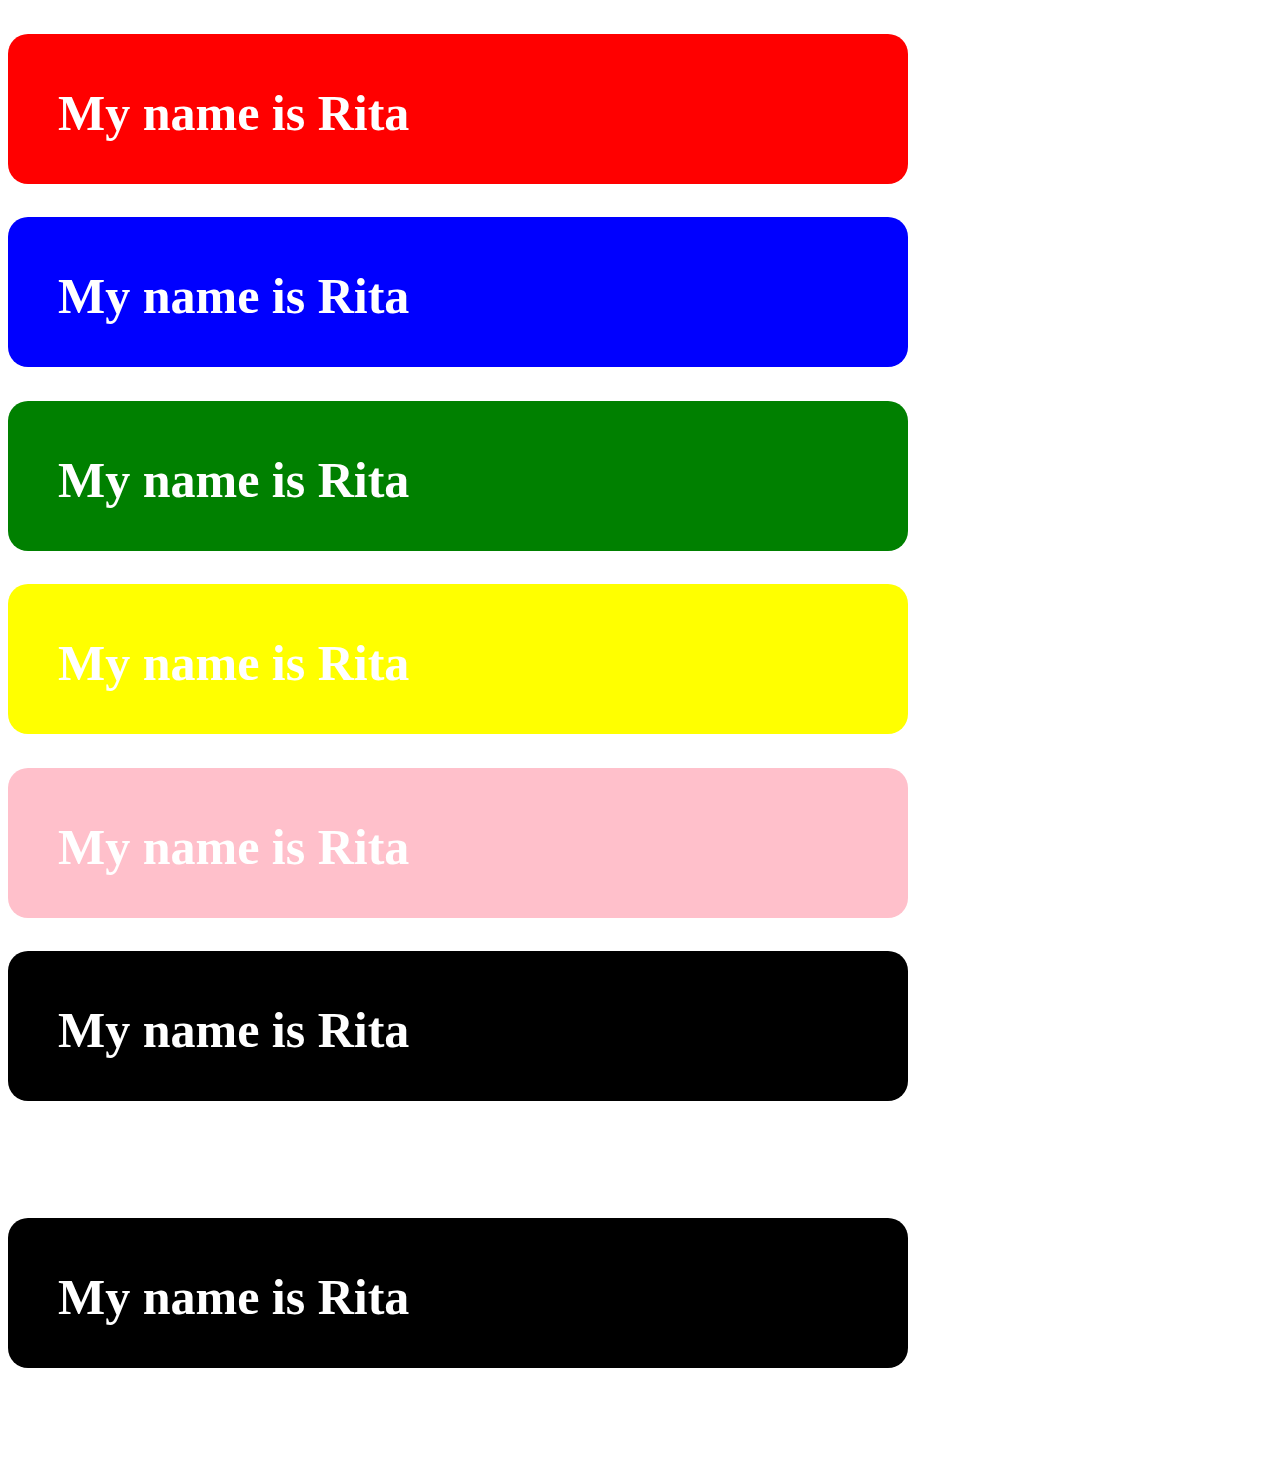
<file: Rita/index.html>
<!DOCTYPE html>
<html lang="en">
  <head>
    <meta charset="UTF-8" />
    <meta name="viewport" content="width=device-width, initial-scale=1.0" />
    <title>Rita's page</title>
    <style>
      .h {
        height: 50px;
        width: 800px;
        background-color: black;
        color: white;
        padding: 50px;
        border-radius: 20px;
        font-size: 50px;
      }
      #id1 {
        background-color: red;
      }
      #id2 {
        background-color: blue;
      }
      #id3 {
        background-color: green;
      }
      #id4 {
        background-color: yellow;
      }
      #id5 {
        background-color: pink;
      }
    </style>
  </head>
  <body>
    <h1 class="h" id="id1">My name is Rita</h1>
    <h1 class="h" id="id2">My name is Rita</h1>
    <h1 class="h" id="id3">My name is Rita</h1>
    <h1 class="h" id="id4">My name is Rita</h1>
    <h1 class="h" id="id5">My name is Rita</h1>
    <h1 class="h" id="id6">My name is Rita</h1>
    <h6 class="h" id="id7">My name is Rita</h6>
  </body>
</html>
</file>
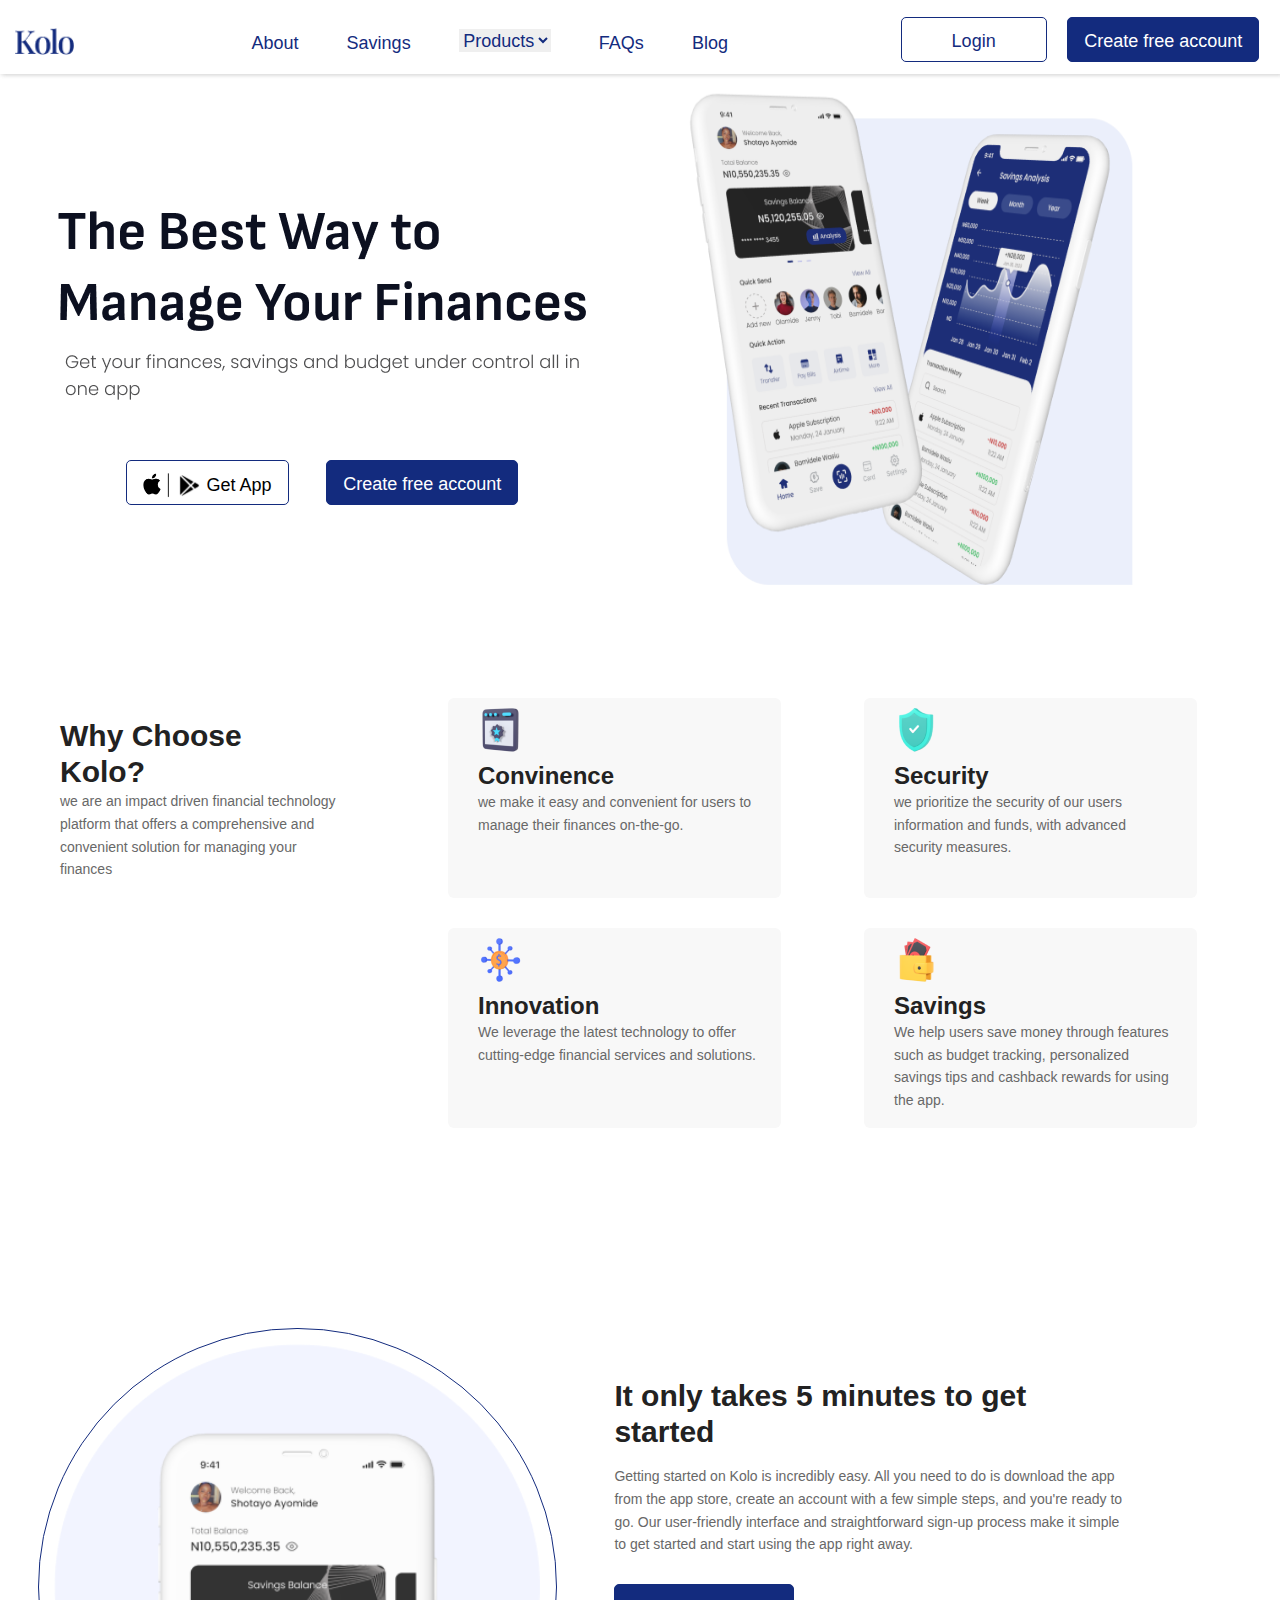
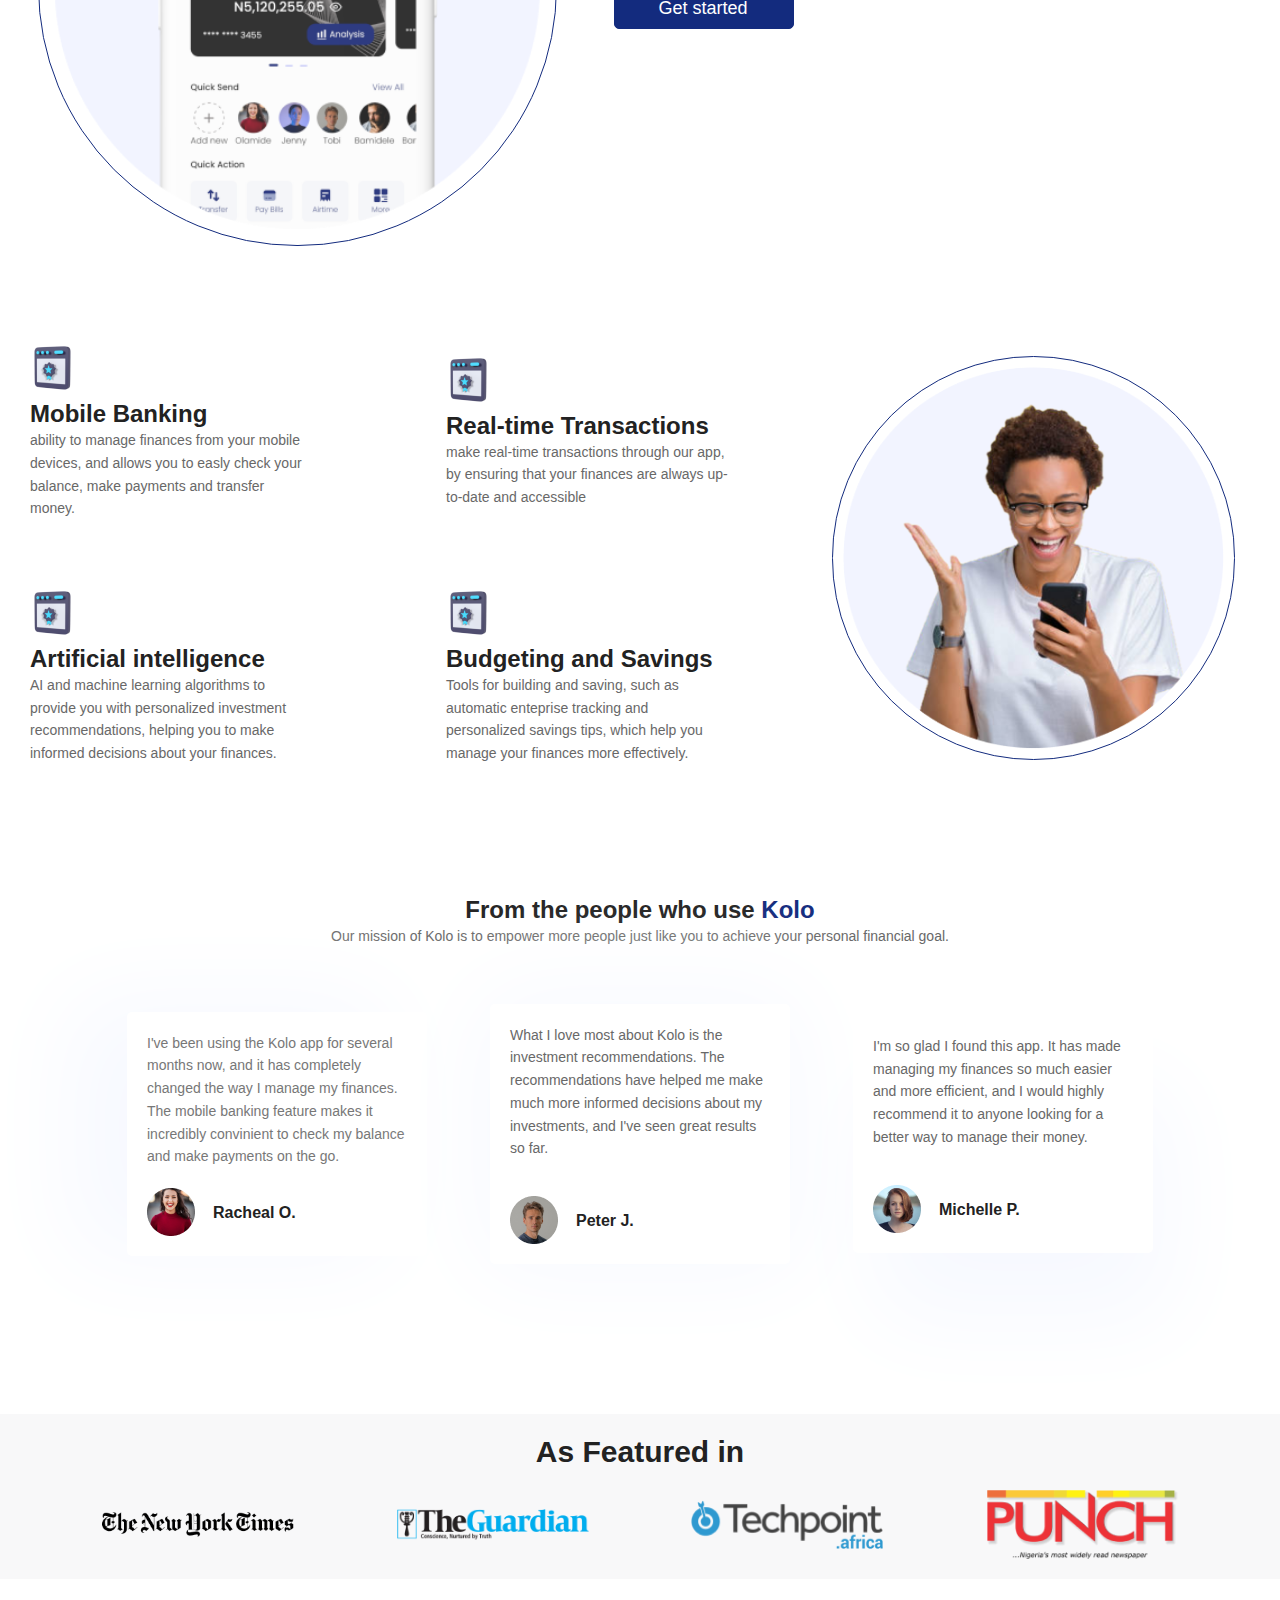
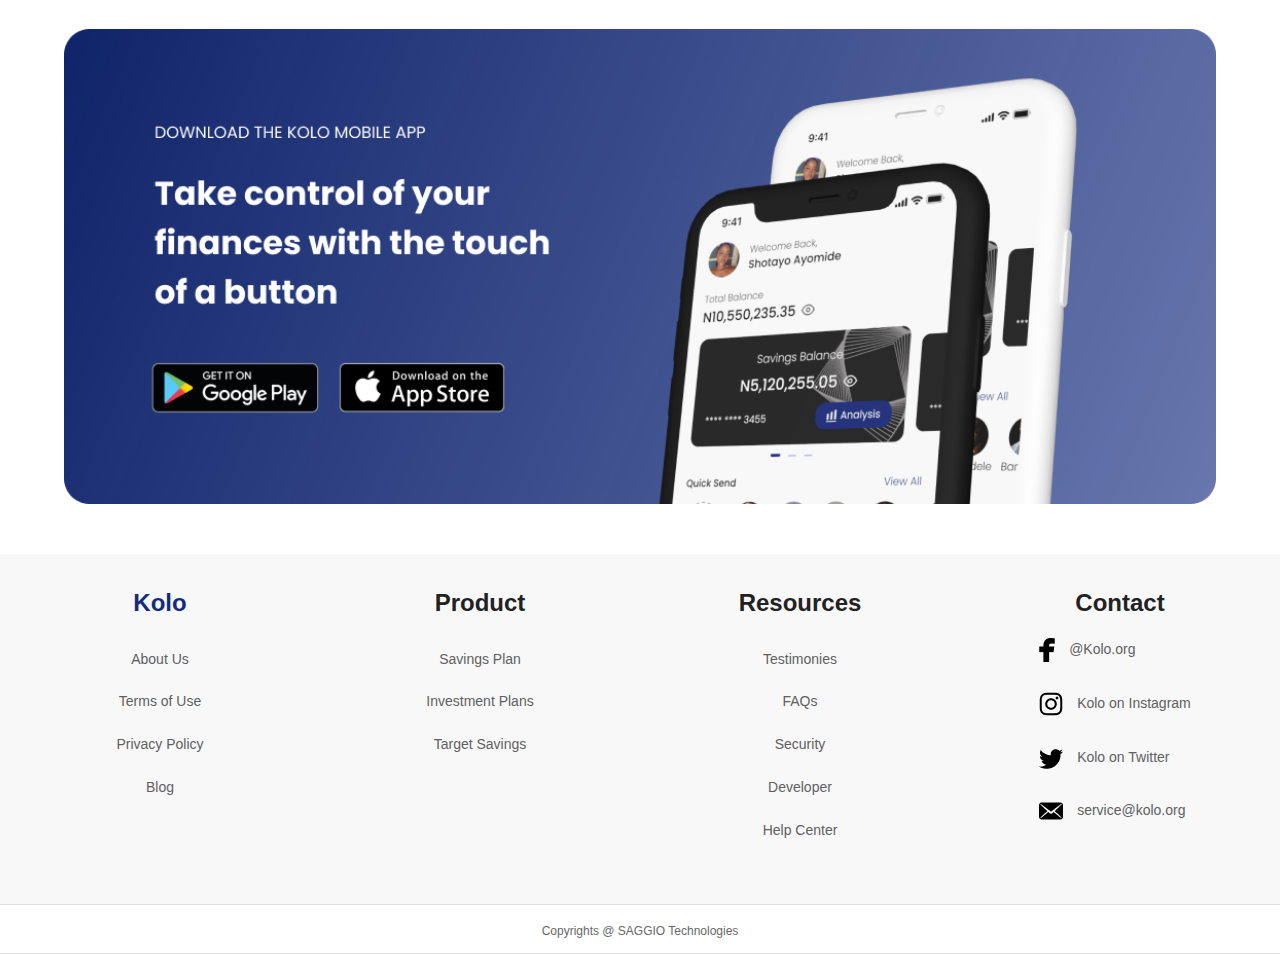
<file: kolo/templates/index.html>
<!DOCTYPE html>
<html lang="en">
    <head>
        <meta charset="utf-8">
        <meta http-equiv="X-UA-Compatible" content="IE=edge">
        <meta name="viewport" content="width=device-width, initial-scale=1">
        <title>Kolo landing page</title>
        <link rel="stylesheet" href="../static/css/css/linearicons.css">
		<link rel="stylesheet" href="../static/css/css/font-awesome.min.css">
		<link rel="stylesheet" href="../static/css/css/bootstrap.css">
		<link rel="stylesheet" href="../static/css/css/owl.carousel.css">
		<link rel="stylesheet" href="../static/css/css/main.css">
        
        <link href="../static/index.css" rel="stylesheet">
        <link href="../static/images/Kolo.png" rel="icon">
    </head>
    <body id="body">


        <header class="default-header" id="navbar">
            <nav class="navbar navbar-expand-lg navbar-light" style="width:100%; padding: 0px;" id="navbar">
                <div id="container">
                    <img src="../static/images/Kolo.png" id="logo">
                      <button style="float: right; margin-top: 3px;" class="navbar-toggler" type="button" data-toggle="collapse" data-target="#navbarSupportedContent" aria-controls="navbarSupportedContent" aria-expanded="false" aria-label="Toggle navigation">
                        <span class="navbar-toggler-icon"></span>
                      </button>

                    <div class="collapse navbar-collapse justify-content-end align-items-center" id="navbarSupportedContent" style="width:100%;">
                    
                        <div id="navigation">
                            <div id="inner-navigation">
                                <a href="#" class="nav">About</a>
                                <a href="#" class="nav" style="border-top: none;">Savings</a>
                                <select class="nav" id="selection">
                                    <option value="products" class="nav" style="text-align: center;">Products</option>
                                    <option value="savings" class="nav" style="text-align: center;">Savings</option>
                                    <option value="loan" class="nav"  style="text-align: center;">Loan</option>
                                </select>
                                <a href="#" class="nav">FAQs</a>
                                <a href="#" class="nav" style="border-top: none;">Blog</a>
                            </div>
                            
                            <div id="login-nav">
                                    <a href="#" class="nav" id="login-btn">Login</a>
                                    <a href="#" class="nav" id="create-account">Create free account</a>
                            </div>
                        </div>
                    </div>
                
                
            
                </div>
            </nav>
        </header>
        
    <!-- SECTION 1 -->
    <div class="section-1">
        <div class="section-1_child">
            <img src="../static/images/The Best Way to Manage Your Finances.png" id="image4">
            <br>
            <img src="../static/images/Get your finances, savings and budget under control all in one app.png" id="image5">
            <div id="section1_grand_child">
                <div id="section1_grand_child2">
                    <a href="#"><img src="../static/images/apple.png" style="height: 25px; margin-top: 10px;"></a>
                    <img src="../static/images/line.png" style="height: 25px; margin-top: 12px;">
                    <a href="#"><img src="../static/images/google play.png" style="height: 25px; margin-top: 12px;"></a>
                    <p style="margin-left: 6px; color: black; font-size: 18px; padding-top: 13px;">Get App</p>
                </div>
                <a href="#" class="nav" id="create-account">Create free account</a>
            </div>
        </div>
        <img src="../static/images/kolo1.png" id="image2">
    </div>

    <!-- SECTION 2 -->
    <div id="section2">
        <div class="section2_grand_child">
            <div id="section2_grand_child3">
                <h2 style="width: 220px;">Why Choose Kolo?</h2>
                <p>we are an impact driven financial technology platform that offers a comprehensive and convenient solution for managing your finances</p>
            </div>
        </div>
        <div id="section2_grand_child2">
            <div class="section2_grand_child2">
                <img src="../static/images/convinience.png" class="icons">
                <h3 style="width: 250px;">Convinence</h3>
                <p class="section2_paragraph">we make it easy and convenient for users to manage their finances on-the-go.</p>
            </div>
            <div class="section2_grand_child2">
                <img src="../static/images/security.png" class="icons">
                <h3 style="width: 250px;">Security</h3>
                <p class="section2_paragraph">we prioritize the security of our users information and funds, with advanced security measures.</p>
            </div>
            <div class="section2_grand_child2">
                <img src="../static/images/innovation.png" class="icons">
                <h3 style="width: 250px;">Innovation</h3>
                <p class="section2_paragraph">We leverage the latest technology to offer cutting-edge financial services and solutions.</p>
            </div>
            <div class="section2_grand_child2">
                <img src="../static/images/savings.png" class="icons">
                <h3 style="width: 250px">Savings</h3>
                <p class="section2_paragraph">We help users save money through features such as budget tracking, personalized savings tips and cashback rewards for using the app.</p>
            </div>
        </div>
    </div>

    <!-- SECTION 3 -->
    <div id="section3">
        <img src="../static/images/Frame 211.png" id="section3_image1">
        <div id="section3_child">
            <h2>It only takes 5 minutes to get started</h2>
            <p class="section2_paragraph" style="margin-top: 15px;">Getting started on Kolo is incredibly easy. All you need to do is download the app from the app store, create an account with a few simple steps, and you're ready to go. Our user-friendly interface and straightforward sign-up process make it simple to get started and start using the app right away.</p>
            <a href="#" id="get_started">Get started</a>
        </div>
    </div>

    <!-- SECTION 4 -->
    <div id="section4">
        <div id="section4_grand_child4">
            <div class="section4_grand_child4">
                <img src="../static/images/convinience.png" class="icons">
                <h3 style="width: 250px;">Mobile Banking</h3>
                <p class="section2_paragraph">ability to manage finances from your mobile devices, and allows you to easly check your balance, make payments and transfer money.</p>
            </div>
            <div class="section4_grand_child4">
                <img src="../static/images/convinience.png" class="icons">
                <h3>Real-time Transactions</h3>
                <p class="section2_paragraph">make real-time transactions through our app, by ensuring that your finances are always up-to-date and accessible</p>
            </div>
            <div class="section4_grand_child4">
                <img src="../static/images/convinience.png" class="icons">
                <h3>Artificial intelligence</h3>
                <p class="section2_paragraph">AI and machine learning algorithms to provide you with personalized investment recommendations, helping you to make informed decisions about your finances.</p>
            </div>
            <div class="section4_grand_child4">
                <img src="../static/images/convinience.png" class="icons">
                <h3>Budgeting and Savings</h3>
                <p class="section2_paragraph">Tools for building and saving, such as automatic enteprise tracking and personalized savings tips, which help you manage your finances more effectively.</p>
            </div>
        </div>
        <img src="../static/images/girl.png" id="section3_image2">
    </div>

    <!-- SECTION 5 -->
    <div id="section5">
        <h3>From the people who use <b style="color: #132B7E;">Kolo</b></h3>
        <p id="section5_p">Our mission of Kolo is to empower more people just like you to achieve your personal financial goal.</p>
        <div id="section5_child">
            <div class="section5_grand_child" id="section5_grand">
                    I've been using the Kolo app for several months now, and it has completely changed the way I manage my finances. The mobile banking feature makes it incredibly convinient to check my balance and make payments on the go.
                    <div class="section5_grand_grand">
                        <img src="../static/images/lady 1.png">
                        <h5 class="profile_name">Racheal O.</h5>
                    </div>
            </div>
            <div class="section5_grand_child" id="section5_grand2">
                <p class="paragraph">What I love most about Kolo is the investment recommendations. The recommendations have helped me make much more informed decisions about my investments, and I've seen great results so far.</p>
                <div class="section5_grand_grand">
                    <img src="../static/images/man.png">
                    <h5 class="profile_name">Peter J.</h5>
                </div>
            </div>
            <div class="section5_grand_child">
                <p class="paragraph"> I'm so glad I found this app. It has made managing my finances so much easier and more efficient, and I would highly recommend it to anyone looking for a better way to manage their money.</p>
                <div class="section5_grand_grand">
                    <img src="../static/images/lady 2.png">
                    <h5 class="profile_name">Michelle P.</h5>
                </div>
            </div>
        </div>
    </div>

    <!-- SECTION 6 -->
    <div id="section6">
        <h2>As Featured in</h2>
        <div id="section6_child">
            <img src="../static/images/Vector.png" class="section6_image">
            <img src="../static/images/The Guardian Nigeria - png.png" class="section6_image">
            <img src="../static/images/Techpoint Africa - png.png" class="section6_image">
            <img src="../static/images/image 4.png" class="section6_image">
        </div>
    </div>

    <!-- SECTION 7 -->
    <div id="section7">
        <img src="../static/images/MacBook Air - 8.png" class="section7_image">
    </div>

    <!-- SECTION 8 -->
    <div id="section8">
        <div id="section8_child1">
            <div class="section">
                <h3 class="footer_heading" style="color: #132B7E;">Kolo</h3>
                <a class="nav2" href="#">About Us</a>

                <a class="nav2" href="#">Terms of Use</a>
                <a class="nav2" href="#">Privacy Policy</a>
                <a class="nav2" href="#">Blog</a>
            </div>
            <div class="section">
                <h3 class="footer_heading">Product</h3>
                <a class="nav2" href="#">Savings Plan</a>
                <a class="nav2" href="#">Investment Plans</a>
                <a class="nav2" href="#">Target Savings</a>
            </div>
        </div>
        <div id="section8_child1">
            <div class="section">
                <h3 class="footer_heading">Resources</h3>
                <a class="nav2" href="#">Testimonies</a>
                <a class="nav2" href="#">FAQs</a>
                <a class="nav2" href="#">Security</a>
                <a class="nav2" href="#">Developer</a>
                <a class="nav2" href="#">Help Center</a>
            </div>
            <div class="section">
                <h3 class="footer_heading">Contact</h3>
                <div>
                    <div class="contact">
                        <img src="../static/images/facebook.png">
                        <a class="nav2" href="#">@Kolo.org</a>
                    </div>
                    <div class="contact">
                        <img src="../static/images/instagram.png">
                        <a class="nav2" href="#">Kolo on Instagram</a>
                    </div>
                    <div class="contact">
                        <img src="../static/images/Twitter.png">
                        <a class="nav2" href="#">Kolo on Twitter</a>
                    </div>
                    <div class="contact">
                        <img src="../static/images/email.png">
                        <a class="nav2" href="#">service@kolo.org</a>
                    </div>
                </div>
            </div>
        </div>
    </div>
    <div id="section9">
        <p class="paragraph">Copyrights @ SAGGIO Technologies</p>
    </div>
            <script src="../static/js/vendor/jquery-2.2.4.min.js"></script>
			<script src="https://cdnjs.cloudflare.com/ajax/libs/popper.js/1.11.0/umd/popper.min.js" integrity="sha384-b/U6ypiBEHpOf/4+1nzFpr53nxSS+GLCkfwBdFNTxtclqqenISfwAzpKaMNFNmj4" crossorigin="anonymous"></script>
			<script src="../static/js/vendor/bootstrap.min.js"></script>
			<script src="../static/js/jquery.ajaxchimp.min.js"></script>
			<script src="../static/js/parallax.min.js"></script>			
			<script src="../static/js/owl.carousel.min.js"></script>		
			<script src="../static/js/jquery.magnific-popup.min.js"></script>				
			<script src="../static/js/jquery.sticky.js"></script>
			<script src="../static/js/main.js"></script>	
    </body>
</html>
</file>
<file: kolo/static/css/css/linearicons.css>
@font-face {
	font-family: 'Linearicons-Free';
	src:url('../fonts/Linearicons-Free.eot?w118d');
	src:url('../fonts/Linearicons-Free.eot?#iefixw118d') format('embedded-opentype'),
		url('../fonts/Linearicons-Free.woff2?w118d') format('woff2'),
		url('../fonts/Linearicons-Free.woff?w118d') format('woff'),
		url('../fonts/Linearicons-Free.ttf?w118d') format('truetype'),
		url('../fonts/Linearicons-Free.svg?w118d#Linearicons-Free') format('svg');
	font-weight: normal;
	font-style: normal;
}

.lnr {
	font-family: 'Linearicons-Free';
	speak: none;
	font-style: normal;
	font-weight: normal;
	font-variant: normal;
	text-transform: none;
	line-height: 1;

	/* Better Font Rendering =========== */
	-webkit-font-smoothing: antialiased;
	-moz-osx-font-smoothing: grayscale;
}

.lnr-home:before {
	content: "\e800";
}
.lnr-apartment:before {
	content: "\e801";
}
.lnr-pencil:before {
	content: "\e802";
}
.lnr-magic-wand:before {
	content: "\e803";
}
.lnr-drop:before {
	content: "\e804";
}
.lnr-lighter:before {
	content: "\e805";
}
.lnr-poop:before {
	content: "\e806";
}
.lnr-sun:before {
	content: "\e807";
}
.lnr-moon:before {
	content: "\e808";
}
.lnr-cloud:before {
	content: "\e809";
}
.lnr-cloud-upload:before {
	content: "\e80a";
}
.lnr-cloud-download:before {
	content: "\e80b";
}
.lnr-cloud-sync:before {
	content: "\e80c";
}
.lnr-cloud-check:before {
	content: "\e80d";
}
.lnr-database:before {
	content: "\e80e";
}
.lnr-lock:before {
	content: "\e80f";
}
.lnr-cog:before {
	content: "\e810";
}
.lnr-trash:before {
	content: "\e811";
}
.lnr-dice:before {
	content: "\e812";
}
.lnr-heart:before {
	content: "\e813";
}
.lnr-star:before {
	content: "\e814";
}
.lnr-star-half:before {
	content: "\e815";
}
.lnr-star-empty:before {
	content: "\e816";
}
.lnr-flag:before {
	content: "\e817";
}
.lnr-envelope:before {
	content: "\e818";
}
.lnr-paperclip:before {
	content: "\e819";
}
.lnr-inbox:before {
	content: "\e81a";
}
.lnr-eye:before {
	content: "\e81b";
}
.lnr-printer:before {
	content: "\e81c";
}
.lnr-file-empty:before {
	content: "\e81d";
}
.lnr-file-add:before {
	content: "\e81e";
}
.lnr-enter:before {
	content: "\e81f";
}
.lnr-exit:before {
	content: "\e820";
}
.lnr-graduation-hat:before {
	content: "\e821";
}
.lnr-license:before {
	content: "\e822";
}
.lnr-music-note:before {
	content: "\e823";
}
.lnr-film-play:before {
	content: "\e824";
}
.lnr-camera-video:before {
	content: "\e825";
}
.lnr-camera:before {
	content: "\e826";
}
.lnr-picture:before {
	content: "\e827";
}
.lnr-book:before {
	content: "\e828";
}
.lnr-bookmark:before {
	content: "\e829";
}
.lnr-user:before {
	content: "\e82a";
}
.lnr-users:before {
	content: "\e82b";
}
.lnr-shirt:before {
	content: "\e82c";
}
.lnr-store:before {
	content: "\e82d";
}
.lnr-cart:before {
	content: "\e82e";
}
.lnr-tag:before {
	content: "\e82f";
}
.lnr-phone-handset:before {
	content: "\e830";
}
.lnr-phone:before {
	content: "\e831";
}
.lnr-pushpin:before {
	content: "\e832";
}
.lnr-map-marker:before {
	content: "\e833";
}
.lnr-map:before {
	content: "\e834";
}
.lnr-location:before {
	content: "\e835";
}
.lnr-calendar-full:before {
	content: "\e836";
}
.lnr-keyboard:before {
	content: "\e837";
}
.lnr-spell-check:before {
	content: "\e838";
}
.lnr-screen:before {
	content: "\e839";
}
.lnr-smartphone:before {
	content: "\e83a";
}
.lnr-tablet:before {
	content: "\e83b";
}
.lnr-laptop:before {
	content: "\e83c";
}
.lnr-laptop-phone:before {
	content: "\e83d";
}
.lnr-power-switch:before {
	content: "\e83e";
}
.lnr-bubble:before {
	content: "\e83f";
}
.lnr-heart-pulse:before {
	content: "\e840";
}
.lnr-construction:before {
	content: "\e841";
}
.lnr-pie-chart:before {
	content: "\e842";
}
.lnr-chart-bars:before {
	content: "\e843";
}
.lnr-gift:before {
	content: "\e844";
}
.lnr-diamond:before {
	content: "\e845";
}
.lnr-linearicons:before {
	content: "\e846";
}
.lnr-dinner:before {
	content: "\e847";
}
.lnr-coffee-cup:before {
	content: "\e848";
}
.lnr-leaf:before {
	content: "\e849";
}
.lnr-paw:before {
	content: "\e84a";
}
.lnr-rocket:before {
	content: "\e84b";
}
.lnr-briefcase:before {
	content: "\e84c";
}
.lnr-bus:before {
	content: "\e84d";
}
.lnr-car:before {
	content: "\e84e";
}
.lnr-train:before {
	content: "\e84f";
}
.lnr-bicycle:before {
	content: "\e850";
}
.lnr-wheelchair:before {
	content: "\e851";
}
.lnr-select:before {
	content: "\e852";
}
.lnr-earth:before {
	content: "\e853";
}
.lnr-smile:before {
	content: "\e854";
}
.lnr-sad:before {
	content: "\e855";
}
.lnr-neutral:before {
	content: "\e856";
}
.lnr-mustache:before {
	content: "\e857";
}
.lnr-alarm:before {
	content: "\e858";
}
.lnr-bullhorn:before {
	content: "\e859";
}
.lnr-volume-high:before {
	content: "\e85a";
}
.lnr-volume-medium:before {
	content: "\e85b";
}
.lnr-volume-low:before {
	content: "\e85c";
}
.lnr-volume:before {
	content: "\e85d";
}
.lnr-mic:before {
	content: "\e85e";
}
.lnr-hourglass:before {
	content: "\e85f";
}
.lnr-undo:before {
	content: "\e860";
}
.lnr-redo:before {
	content: "\e861";
}
.lnr-sync:before {
	content: "\e862";
}
.lnr-history:before {
	content: "\e863";
}
.lnr-clock:before {
	content: "\e864";
}
.lnr-download:before {
	content: "\e865";
}
.lnr-upload:before {
	content: "\e866";
}
.lnr-enter-down:before {
	content: "\e867";
}
.lnr-exit-up:before {
	content: "\e868";
}
.lnr-bug:before {
	content: "\e869";
}
.lnr-code:before {
	content: "\e86a";
}
.lnr-link:before {
	content: "\e86b";
}
.lnr-unlink:before {
	content: "\e86c";
}
.lnr-thumbs-up:before {
	content: "\e86d";
}
.lnr-thumbs-down:before {
	content: "\e86e";
}
.lnr-magnifier:before {
	content: "\e86f";
}
.lnr-cross:before {
	content: "\e870";
}
.lnr-menu:before {
	content: "\e871";
}
.lnr-list:before {
	content: "\e872";
}
.lnr-chevron-up:before {
	content: "\e873";
}
.lnr-chevron-down:before {
	content: "\e874";
}
.lnr-chevron-left:before {
	content: "\e875";
}
.lnr-chevron-right:before {
	content: "\e876";
}
.lnr-arrow-up:before {
	content: "\e877";
}
.lnr-arrow-down:before {
	content: "\e878";
}
.lnr-arrow-left:before {
	content: "\e879";
}
.lnr-arrow-right:before {
	content: "\e87a";
}
.lnr-move:before {
	content: "\e87b";
}
.lnr-warning:before {
	content: "\e87c";
}
.lnr-question-circle:before {
	content: "\e87d";
}
.lnr-menu-circle:before {
	content: "\e87e";
}
.lnr-checkmark-circle:before {
	content: "\e87f";
}
.lnr-cross-circle:before {
	content: "\e880";
}
.lnr-plus-circle:before {
	content: "\e881";
}
.lnr-circle-minus:before {
	content: "\e882";
}
.lnr-arrow-up-circle:before {
	content: "\e883";
}
.lnr-arrow-down-circle:before {
	content: "\e884";
}
.lnr-arrow-left-circle:before {
	content: "\e885";
}
.lnr-arrow-right-circle:before {
	content: "\e886";
}
.lnr-chevron-up-circle:before {
	content: "\e887";
}
.lnr-chevron-down-circle:before {
	content: "\e888";
}
.lnr-chevron-left-circle:before {
	content: "\e889";
}
.lnr-chevron-right-circle:before {
	content: "\e88a";
}
.lnr-crop:before {
	content: "\e88b";
}
.lnr-frame-expand:before {
	content: "\e88c";
}
.lnr-frame-contract:before {
	content: "\e88d";
}
.lnr-layers:before {
	content: "\e88e";
}
.lnr-funnel:before {
	content: "\e88f";
}
.lnr-text-format:before {
	content: "\e890";
}
.lnr-text-format-remove:before {
	content: "\e891";
}
.lnr-text-size:before {
	content: "\e892";
}
.lnr-bold:before {
	content: "\e893";
}
.lnr-italic:before {
	content: "\e894";
}
.lnr-underline:before {
	content: "\e895";
}
.lnr-strikethrough:before {
	content: "\e896";
}
.lnr-highlight:before {
	content: "\e897";
}
.lnr-text-align-left:before {
	content: "\e898";
}
.lnr-text-align-center:before {
	content: "\e899";
}
.lnr-text-align-right:before {
	content: "\e89a";
}
.lnr-text-align-justify:before {
	content: "\e89b";
}
.lnr-line-spacing:before {
	content: "\e89c";
}
.lnr-indent-increase:before {
	content: "\e89d";
}
.lnr-indent-decrease:before {
	content: "\e89e";
}
.lnr-pilcrow:before {
	content: "\e89f";
}
.lnr-direction-ltr:before {
	content: "\e8a0";
}
.lnr-direction-rtl:before {
	content: "\e8a1";
}
.lnr-page-break:before {
	content: "\e8a2";
}
.lnr-sort-alpha-asc:before {
	content: "\e8a3";
}
.lnr-sort-amount-asc:before {
	content: "\e8a4";
}
.lnr-hand:before {
	content: "\e8a5";
}
.lnr-pointer-up:before {
	content: "\e8a6";
}
.lnr-pointer-right:before {
	content: "\e8a7";
}
.lnr-pointer-down:before {
	content: "\e8a8";
}
.lnr-pointer-left:before {
	content: "\e8a9";
}
</file>
<file: kolo/static/css/css/main.css>
::-moz-selection{background-color:#69B4FD;color:#fff}::selection{background-color:#69B4FD;color:#fff}::-webkit-input-placeholder{color:#777777;font-weight:300}:-moz-placeholder{color:#777777;opacity:1;font-weight:300}::-moz-placeholder{color:#777777;opacity:1;font-weight:300}:-ms-input-placeholder{color:#777777;font-weight:300}::-ms-input-placeholder{color:#777777;font-weight:300}body{color:#777;font-family:"Poppins",sans-serif;font-size:14px;font-weight:300;line-height:1.625em;position:relative}ol,ul{margin:0;padding:0;list-style:none}select{display:block}figure{margin:0}a{-webkit-transition:all 0.3s ease 0s;-moz-transition:all 0.3s ease 0s;-o-transition:all 0.3s ease 0s;transition:all 0.3s ease 0s}iframe{border:0}a,a:focus,a:hover{text-decoration:none;outline:0}.btn.active.focus,.btn.active:focus,.btn.focus,.btn.focus:active,.btn:active:focus,.btn:focus{text-decoration:none;outline:0}.card-panel{margin:0;padding:60px}.btn i,.btn-large i,.btn-floating i,.btn-large i,.btn-flat i{font-size:1em;line-height:inherit}.gray-bg{background:#f9f9ff}h1,h2,h3,h4,h5,h6{font-family:"Poppins",sans-serif;color:#222;line-height:1.2em !important;margin-bottom:0;margin-top:0;font-weight:600}.h1,.h2,.h3,.h4,.h5,.h6{margin-bottom:0;margin-top:0;font-family:"Poppins",sans-serif;font-weight:600;color:#222}h1,.h1{font-size:36px}h2,.h2{font-size:30px}h3,.h3{font-size:24px}h4,.h4{font-size:18px}h5,.h5{font-size:16px}h6,.h6{font-size:14px;color:#222}td,th{border-radius:0px}.clear::before,.clear::after{content:" ";display:table}.clear::after{clear:both}.fz-11{font-size:11px}.fz-12{font-size:12px}.fz-13{font-size:13px}.fz-14{font-size:14px}.fz-15{font-size:15px}.fz-16{font-size:16px}.fz-18{font-size:18px}.fz-30{font-size:30px}.fz-48{font-size:48px !important}.fw100{font-weight:100}.fw300{font-weight:300}.fw400{font-weight:400 !important}.fw500{font-weight:500}.f700{font-weight:700}.fsi{font-style:italic}.mt-10{margin-top:10px}.mt-15{margin-top:15px}.mt-20{margin-top:20px}.mt-25{margin-top:25px}.mt-30{margin-top:30px}.mt-35{margin-top:35px}.mt-40{margin-top:40px}.mt-50{margin-top:50px}.mt-60{margin-top:60px}.mt-70{margin-top:70px}.mt-80{margin-top:80px}.mt-100{margin-top:100px}.mt-120{margin-top:120px}.mt-150{margin-top:150px}.ml-0{margin-left:0 !important}.ml-5{margin-left:5px !important}.ml-10{margin-left:10px}.ml-15{margin-left:15px}.ml-20{margin-left:20px}.ml-30{margin-left:30px}.ml-50{margin-left:50px}.mr-0{margin-right:0 !important}.mr-5{margin-right:5px !important}.mr-15{margin-right:15px}.mr-10{margin-right:10px}.mr-20{margin-right:20px}.mr-30{margin-right:30px}.mr-50{margin-right:50px}.mb-0{margin-bottom:0px}.mb-0-i{margin-bottom:0px !important}.mb-5{margin-bottom:5px}.mb-10{margin-bottom:10px}.mb-15{margin-bottom:15px}.mb-20{margin-bottom:20px}.mb-25{margin-bottom:25px}.mb-30{margin-bottom:30px}.mb-40{margin-bottom:40px}.mb-50{margin-bottom:50px}.mb-60{margin-bottom:60px}.mb-70{margin-bottom:70px}.mb-80{margin-bottom:80px}.mb-90{margin-bottom:90px}.mb-100{margin-bottom:100px}.pt-0{padding-top:0px}.pt-10{padding-top:10px}.pt-15{padding-top:15px}.pt-20{padding-top:20px}.pt-25{padding-top:25px}.pt-30{padding-top:30px}.pt-40{padding-top:40px}.pt-50{padding-top:50px}.pt-60{padding-top:60px}.pt-70{padding-top:70px}.pt-80{padding-top:80px}.pt-90{padding-top:90px}.pt-100{padding-top:100px}.pt-120{padding-top:120px}.pt-150{padding-top:150px}.pb-0{padding-bottom:0px}.pb-10{padding-bottom:10px}.pb-15{padding-bottom:15px}.pb-20{padding-bottom:20px}.pb-25{padding-bottom:25px}.pb-30{padding-bottom:30px}.pb-40{padding-bottom:40px}.pb-50{padding-bottom:50px}.pb-60{padding-bottom:60px}.pb-70{padding-bottom:70px}.pb-80{padding-bottom:80px}.pb-90{padding-bottom:90px}.pb-100{padding-bottom:100px}.pb-120{padding-bottom:120px}.pb-150{padding-bottom:150px}.pr-30{padding-right:30px}.pl-30{padding-left:30px}.pl-90{padding-left:90px}.p-40{padding:40px}.float-left{float:left}.float-right{float:right}.text-italic{font-style:italic}.text-white{color:#fff}.transition{-webkit-transition:all 0.3s ease 0s;-moz-transition:all 0.3s ease 0s;-o-transition:all 0.3s ease 0s;transition:all 0.3s ease 0s}.section-full{padding:100px 0}.section-half{padding:75px 0}.text-center{text-align:center}.text-left{text-align:left}.text-rigth{text-align:right}.flex{display:-webkit-box;display:-webkit-flex;display:-moz-flex;display:-ms-flexbox;display:flex}.inline-flex{display:-webkit-inline-box;display:-webkit-inline-flex;display:-moz-inline-flex;display:-ms-inline-flexbox;display:inline-flex}.flex-grow{-webkit-box-flex:1;-webkit-flex-grow:1;-moz-flex-grow:1;-ms-flex-positive:1;flex-grow:1}.flex-wrap{-webkit-flex-wrap:wrap;-moz-flex-wrap:wrap;-ms-flex-wrap:wrap;flex-wrap:wrap}.flex-left{-webkit-box-pack:start;-ms-flex-pack:start;-webkit-justify-content:flex-start;-moz-justify-content:flex-start;justify-content:flex-start}.flex-middle{-webkit-box-align:center;-ms-flex-align:center;-webkit-align-items:center;-moz-align-items:center;align-items:center}.flex-right{-webkit-box-pack:end;-ms-flex-pack:end;-webkit-justify-content:flex-end;-moz-justify-content:flex-end;justify-content:flex-end}.flex-top{-webkit-align-self:flex-start;-moz-align-self:flex-start;-ms-flex-item-align:start;align-self:flex-start}.flex-center{-webkit-box-pack:center;-ms-flex-pack:center;-webkit-justify-content:center;-moz-justify-content:center;justify-content:center}.flex-bottom{-webkit-align-self:flex-end;-moz-align-self:flex-end;-ms-flex-item-align:end;align-self:flex-end}.space-between{-webkit-box-pack:justify;-ms-flex-pack:justify;-webkit-justify-content:space-between;-moz-justify-content:space-between;justify-content:space-between}.space-around{-ms-flex-pack:distribute;-webkit-justify-content:space-around;-moz-justify-content:space-around;justify-content:space-around}.flex-column{-webkit-box-direction:normal;-webkit-box-orient:vertical;-webkit-flex-direction:column;-moz-flex-direction:column;-ms-flex-direction:column;flex-direction:column}.flex-cell{display:-webkit-box;display:-webkit-flex;display:-moz-flex;display:-ms-flexbox;display:flex;-webkit-box-flex:1;-webkit-flex-grow:1;-moz-flex-grow:1;-ms-flex-positive:1;flex-grow:1}.display-table{display:table}.light{color:#fff}.dark{color:#222}.relative{position:relative}.overflow-hidden{overflow:hidden}.overlay{position:absolute;left:0;right:0;top:0;bottom:0}.container.fullwidth{width:100%}.container.no-padding{padding-left:0;padding-right:0}.no-padding{padding:0}.section-bg{background:#f9fafc}@media (max-width: 767px){.no-flex-xs{display:block !important}}.row.no-margin{margin-left:0;margin-right:0}.sample-text-area{background:#fff;padding:100px 0 70px 0}.text-heading{margin-bottom:30px;font-size:24px}b,i,sup,sub,u,del{color:#69B4FD}h1{font-size:36px}h2{font-size:30px}h3{font-size:24px}h4{font-size:18px}h5{font-size:16px}h6{font-size:14px}h1,h2,h3,h4,h5,h6{line-height:1.5em}.typography h1,.typography h2,.typography h3,.typography h4,.typography h5,.typography h6{color:#777}.button-area{background:#fff}.button-area .border-top-generic{padding:70px 15px;border-top:1px dotted #eee}.button-group-area .genric-btn{margin-right:10px;margin-top:10px}.button-group-area .genric-btn:last-child{margin-right:0}.genric-btn{display:inline-block;outline:none;line-height:40px;padding:0 30px;font-size:.8em;text-align:center;text-decoration:none;font-weight:500;cursor:pointer;-webkit-transition:all 0.3s ease 0s;-moz-transition:all 0.3s ease 0s;-o-transition:all 0.3s ease 0s;transition:all 0.3s ease 0s}.genric-btn:focus{outline:none}.genric-btn.e-large{padding:0 40px;line-height:50px}.genric-btn.large{line-height:45px}.genric-btn.medium{line-height:30px}.genric-btn.small{line-height:25px}.genric-btn.radius{border-radius:3px}.genric-btn.circle{border-radius:20px}.genric-btn.arrow{display:-webkit-inline-box;display:-ms-inline-flexbox;display:inline-flex;-webkit-box-align:center;-ms-flex-align:center;align-items:center}.genric-btn.arrow span{margin-left:10px}.genric-btn.default{color:#222;background:#f9f9ff;border:1px solid transparent}.genric-btn.default:hover{border:1px solid #f9f9ff;background:#fff}.genric-btn.default-border{border:1px solid #f9f9ff;background:#fff}.genric-btn.default-border:hover{color:#222;background:#f9f9ff;border:1px solid transparent}.genric-btn.primary{color:#fff;background:#69B4FD;border:1px solid transparent}.genric-btn.primary:hover{color:#69B4FD;border:1px solid #69B4FD;background:#fff}.genric-btn.primary-border{color:#69B4FD;border:1px solid #69B4FD;background:#fff}.genric-btn.primary-border:hover{color:#fff;background:#69B4FD;border:1px solid transparent}.genric-btn.success{color:#fff;background:#4cd3e3;border:1px solid transparent}.genric-btn.success:hover{color:#4cd3e3;border:1px solid #4cd3e3;background:#fff}.genric-btn.success-border{color:#4cd3e3;border:1px solid #4cd3e3;background:#fff}.genric-btn.success-border:hover{color:#fff;background:#4cd3e3;border:1px solid transparent}.genric-btn.info{color:#fff;background:#38a4ff;border:1px solid transparent}.genric-btn.info:hover{color:#38a4ff;border:1px solid #38a4ff;background:#fff}.genric-btn.info-border{color:#38a4ff;border:1px solid #38a4ff;background:#fff}.genric-btn.info-border:hover{color:#fff;background:#38a4ff;border:1px solid transparent}.genric-btn.warning{color:#fff;background:#f4e700;border:1px solid transparent}.genric-btn.warning:hover{color:#f4e700;border:1px solid #f4e700;background:#fff}.genric-btn.warning-border{color:#f4e700;border:1px solid #f4e700;background:#fff}.genric-btn.warning-border:hover{color:#fff;background:#f4e700;border:1px solid transparent}.genric-btn.danger{color:#fff;background:#f44a40;border:1px solid transparent}.genric-btn.danger:hover{color:#f44a40;border:1px solid #f44a40;background:#fff}.genric-btn.danger-border{color:#f44a40;border:1px solid #f44a40;background:#fff}.genric-btn.danger-border:hover{color:#fff;background:#f44a40;border:1px solid transparent}.genric-btn.link{color:#222;background:#f9f9ff;text-decoration:underline;border:1px solid transparent}.genric-btn.link:hover{color:#222;border:1px solid #f9f9ff;background:#fff}.genric-btn.link-border{color:#222;border:1px solid #f9f9ff;background:#fff;text-decoration:underline}.genric-btn.link-border:hover{color:#222;background:#f9f9ff;border:1px solid transparent}.genric-btn.disable{color:#222,0.3;background:#f9f9ff;border:1px solid transparent;cursor:not-allowed}.generic-blockquote{padding:30px 50px 30px 30px;background:#f9f9ff;border-left:2px solid #69B4FD}.progress-table-wrap{overflow-x:scroll}.progress-table{background:#f9f9ff;padding:15px 0px 30px 0px;min-width:800px}.progress-table .serial{width:11.83%;padding-left:30px}.progress-table .country{width:28.07%}.progress-table .visit{width:19.74%}.progress-table .percentage{width:40.36%;padding-right:50px}.progress-table .table-head{display:flex}.progress-table .table-head .serial,.progress-table .table-head .country,.progress-table .table-head .visit,.progress-table .table-head .percentage{color:#222;line-height:40px;text-transform:uppercase;font-weight:500}.progress-table .table-row{padding:15px 0;border-top:1px solid #edf3fd;display:flex}.progress-table .table-row .serial,.progress-table .table-row .country,.progress-table .table-row .visit,.progress-table .table-row .percentage{display:flex;align-items:center}.progress-table .table-row .country img{margin-right:15px}.progress-table .table-row .percentage .progress{width:80%;border-radius:0px;background:transparent}.progress-table .table-row .percentage .progress .progress-bar{height:5px;line-height:5px}.progress-table .table-row .percentage .progress .progress-bar.color-1{background-color:#6382e6}.progress-table .table-row .percentage .progress .progress-bar.color-2{background-color:#e66686}.progress-table .table-row .percentage .progress .progress-bar.color-3{background-color:#f09359}.progress-table .table-row .percentage .progress .progress-bar.color-4{background-color:#73fbaf}.progress-table .table-row .percentage .progress .progress-bar.color-5{background-color:#73fbaf}.progress-table .table-row .percentage .progress .progress-bar.color-6{background-color:#6382e6}.progress-table .table-row .percentage .progress .progress-bar.color-7{background-color:#a367e7}.progress-table .table-row .percentage .progress .progress-bar.color-8{background-color:#e66686}.single-gallery-image{margin-top:30px;background-repeat:no-repeat !important;background-position:center center !important;background-size:cover !important;height:200px}.list-style{width:14px;height:14px}.unordered-list li{position:relative;padding-left:30px;line-height:1.82em !important}.unordered-list li:before{content:"";position:absolute;width:14px;height:14px;border:3px solid #69B4FD;background:#fff;top:4px;left:0;border-radius:50%}.ordered-list{margin-left:30px}.ordered-list li{list-style-type:decimal-leading-zero;color:#69B4FD;font-weight:500;line-height:1.82em !important}.ordered-list li span{font-weight:300;color:#777}.ordered-list-alpha li{margin-left:30px;list-style-type:lower-alpha;color:#69B4FD;font-weight:500;line-height:1.82em !important}.ordered-list-alpha li span{font-weight:300;color:#777}.ordered-list-roman li{margin-left:30px;list-style-type:lower-roman;color:#69B4FD;font-weight:500;line-height:1.82em !important}.ordered-list-roman li span{font-weight:300;color:#777}.single-input{display:block;width:100%;line-height:40px;border:none;outline:none;background:#f9f9ff;padding:0 20px}.single-input:focus{outline:none}.input-group-icon{position:relative}.input-group-icon .icon{position:absolute;left:20px;top:0;line-height:40px;z-index:3}.input-group-icon .icon i{color:#797979}.input-group-icon .single-input{padding-left:45px}.single-textarea{display:block;width:100%;line-height:40px;border:none;outline:none;background:#f9f9ff;padding:0 20px;height:100px;resize:none}.single-textarea:focus{outline:none}.single-input-primary{display:block;width:100%;line-height:40px;border:1px solid transparent;outline:none;background:#f9f9ff;padding:0 20px}.single-input-primary:focus{outline:none;border:1px solid #69B4FD}.single-input-accent{display:block;width:100%;line-height:40px;border:1px solid transparent;outline:none;background:#f9f9ff;padding:0 20px}.single-input-accent:focus{outline:none;border:1px solid #eb6b55}.single-input-secondary{display:block;width:100%;line-height:40px;border:1px solid transparent;outline:none;background:#f9f9ff;padding:0 20px}.single-input-secondary:focus{outline:none;border:1px solid #f09359}.default-switch{width:35px;height:17px;border-radius:8.5px;background:#f9f9ff;position:relative;cursor:pointer}.default-switch input{position:absolute;left:0;top:0;right:0;bottom:0;width:100%;height:100%;opacity:0;cursor:pointer}.default-switch input+label{position:absolute;top:1px;left:1px;width:15px;height:15px;border-radius:50%;background:#69B4FD;-webkit-transition:all 0.2s;-moz-transition:all 0.2s;-o-transition:all 0.2s;transition:all 0.2s;box-shadow:0px 4px 5px 0px rgba(0,0,0,0.2);cursor:pointer}.default-switch input:checked+label{left:19px}.primary-switch{width:35px;height:17px;border-radius:8.5px;background:#f9f9ff;position:relative;cursor:pointer}.primary-switch input{position:absolute;left:0;top:0;right:0;bottom:0;width:100%;height:100%;opacity:0}.primary-switch input+label{position:absolute;left:0;top:0;right:0;bottom:0;width:100%;height:100%}.primary-switch input+label:before{content:"";position:absolute;left:0;top:0;right:0;bottom:0;width:100%;height:100%;background:transparent;border-radius:8.5px;cursor:pointer;-webkit-transition:all 0.2s;-moz-transition:all 0.2s;-o-transition:all 0.2s;transition:all 0.2s}.primary-switch input+label:after{content:"";position:absolute;top:1px;left:1px;width:15px;height:15px;border-radius:50%;background:#fff;-webkit-transition:all 0.2s;-moz-transition:all 0.2s;-o-transition:all 0.2s;transition:all 0.2s;box-shadow:0px 4px 5px 0px rgba(0,0,0,0.2);cursor:pointer}.primary-switch input:checked+label:after{left:19px}.primary-switch input:checked+label:before{background:#69B4FD}.confirm-switch{width:35px;height:17px;border-radius:8.5px;background:#f9f9ff;position:relative;cursor:pointer}.confirm-switch input{position:absolute;left:0;top:0;right:0;bottom:0;width:100%;height:100%;opacity:0}.confirm-switch input+label{position:absolute;left:0;top:0;right:0;bottom:0;width:100%;height:100%}.confirm-switch input+label:before{content:"";position:absolute;left:0;top:0;right:0;bottom:0;width:100%;height:100%;background:transparent;border-radius:8.5px;-webkit-transition:all 0.2s;-moz-transition:all 0.2s;-o-transition:all 0.2s;transition:all 0.2s;cursor:pointer}.confirm-switch input+label:after{content:"";position:absolute;top:1px;left:1px;width:15px;height:15px;border-radius:50%;background:#fff;-webkit-transition:all 0.2s;-moz-transition:all 0.2s;-o-transition:all 0.2s;transition:all 0.2s;box-shadow:0px 4px 5px 0px rgba(0,0,0,0.2);cursor:pointer}.confirm-switch input:checked+label:after{left:19px}.confirm-switch input:checked+label:before{background:#4cd3e3}.primary-checkbox{width:16px;height:16px;border-radius:3px;background:#f9f9ff;position:relative;cursor:pointer}.primary-checkbox input{position:absolute;left:0;top:0;right:0;bottom:0;width:100%;height:100%;opacity:0}.primary-checkbox input+label{position:absolute;left:0;top:0;right:0;bottom:0;width:100%;height:100%;border-radius:3px;cursor:pointer;border:1px solid #f1f1f1}.primary-checkbox input:checked+label{background:url(../img/elements/primary-check.png) no-repeat center center/cover;border:none}.confirm-checkbox{width:16px;height:16px;border-radius:3px;background:#f9f9ff;position:relative;cursor:pointer}.confirm-checkbox input{position:absolute;left:0;top:0;right:0;bottom:0;width:100%;height:100%;opacity:0}.confirm-checkbox input+label{position:absolute;left:0;top:0;right:0;bottom:0;width:100%;height:100%;border-radius:3px;cursor:pointer;border:1px solid #f1f1f1}.confirm-checkbox input:checked+label{background:url(../img/elements/success-check.png) no-repeat center center/cover;border:none}.disabled-checkbox{width:16px;height:16px;border-radius:3px;background:#f9f9ff;position:relative;cursor:pointer}.disabled-checkbox input{position:absolute;left:0;top:0;right:0;bottom:0;width:100%;height:100%;opacity:0}.disabled-checkbox input+label{position:absolute;left:0;top:0;right:0;bottom:0;width:100%;height:100%;border-radius:3px;cursor:pointer;border:1px solid #f1f1f1}.disabled-checkbox input:disabled{cursor:not-allowed;z-index:3}.disabled-checkbox input:checked+label{background:url(../img/elements/disabled-check.png) no-repeat center center/cover;border:none}.primary-radio{width:16px;height:16px;border-radius:8px;background:#f9f9ff;position:relative;cursor:pointer}.primary-radio input{position:absolute;left:0;top:0;right:0;bottom:0;width:100%;height:100%;opacity:0}.primary-radio input+label{position:absolute;left:0;top:0;right:0;bottom:0;width:100%;height:100%;border-radius:8px;cursor:pointer;border:1px solid #f1f1f1}.primary-radio input:checked+label{background:url(../img/elements/primary-radio.png) no-repeat center center/cover;border:none}.confirm-radio{width:16px;height:16px;border-radius:8px;background:#f9f9ff;position:relative;cursor:pointer}.confirm-radio input{position:absolute;left:0;top:0;right:0;bottom:0;width:100%;height:100%;opacity:0}.confirm-radio input+label{position:absolute;left:0;top:0;right:0;bottom:0;width:100%;height:100%;border-radius:8px;cursor:pointer;border:1px solid #f1f1f1}.confirm-radio input:checked+label{background:url(../img/elements/success-radio.png) no-repeat center center/cover;border:none}.disabled-radio{width:16px;height:16px;border-radius:8px;background:#f9f9ff;position:relative;cursor:pointer}.disabled-radio input{position:absolute;left:0;top:0;right:0;bottom:0;width:100%;height:100%;opacity:0}.disabled-radio input+label{position:absolute;left:0;top:0;right:0;bottom:0;width:100%;height:100%;border-radius:8px;cursor:pointer;border:1px solid #f1f1f1}.disabled-radio input:disabled{cursor:not-allowed;z-index:3}.disabled-radio input:checked+label{background:url(../img/elements/disabled-radio.png) no-repeat center center/cover;border:none}.default-select{height:40px}.default-select .nice-select{border:none;border-radius:0px;height:40px;background:#f9f9ff;padding-left:20px;padding-right:40px}.default-select .nice-select .list{margin-top:0;border:none;border-radius:0px;box-shadow:none;width:100%;padding:10px 0 10px 0px}.default-select .nice-select .list .option{font-weight:300;-webkit-transition:all 0.3s ease 0s;-moz-transition:all 0.3s ease 0s;-o-transition:all 0.3s ease 0s;transition:all 0.3s ease 0s;line-height:28px;min-height:28px;font-size:12px;padding-left:20px}.default-select .nice-select .list .option.selected{color:#69B4FD;background:transparent}.default-select .nice-select .list .option:hover{color:#69B4FD;background:transparent}.default-select .current{margin-right:50px;font-weight:300}.default-select .nice-select::after{right:20px}.form-select{height:40px;width:100%}.form-select .nice-select{border:none;border-radius:0px;height:40px;background:#f9f9ff;padding-left:45px;padding-right:40px;width:100%}.form-select .nice-select .list{margin-top:0;border:none;border-radius:0px;box-shadow:none;width:100%;padding:10px 0 10px 0px}.form-select .nice-select .list .option{font-weight:300;-webkit-transition:all 0.3s ease 0s;-moz-transition:all 0.3s ease 0s;-o-transition:all 0.3s ease 0s;transition:all 0.3s ease 0s;line-height:28px;min-height:28px;font-size:12px;padding-left:45px}.form-select .nice-select .list .option.selected{color:#69B4FD;background:transparent}.form-select .nice-select .list .option:hover{color:#69B4FD;background:transparent}.form-select .current{margin-right:50px;font-weight:300}.form-select .nice-select::after{right:20px}body{position:relative}.default-header{position:absolute;top:0;left:0;width:100%;z-index:9}.menu-bar{cursor:pointer}.menu-bar span{color:#222;font-size:24px}@media (max-width: 992px){.navbar-nav{height:auto;max-height:400px;overflow-x:hidden}}.main-menubar{display:none !important}@media (max-width: 991px){.main-menubar{display:block !important}}.navbar-nav a{text-transform:uppercase;font-weight:600;color:#222;padding:20px}.navbar-nav a:hover{color:#69B4FD}@media (max-width: 992px){.navbar-nav{margin-top:10px}.navbar-nav a{padding:0}.navbar-nav li{padding:15px 0}}i{color:#222}.section-gap{padding:120px 0}.section-title{padding-bottom:30px}.section-title h2{margin-bottom:20px}.section-title p{font-size:16px;margin-bottom:0}@media (max-width: 991px){.section-title p br{display:none}}.p1-gradient-bg,.primary-btn,.footer-social a:hover,.single-footer-widget .bb-btn,.generic-banner,.tags ul a:hover,.overlay,.about_widget button:hover,.tag_widget ul li a:hover,.top-section-area{background-image:-moz-linear-gradient(45deg, #62bdfc 0%, #8490ff 100%);background-image:-webkit-linear-gradient(45deg, #62bdfc 0%, #8490ff 100%);background-image:-ms-linear-gradient(45deg, #62bdfc 0%, #8490ff 100%)}.p1-gradient-color,.single-travel h4:hover,.single-fashion h4:hover,.single-gallery:hover,.single-posts:hover h4,.single-list:hover h4{background-image:-moz-linear-gradient(45deg, #62bdfc 0%, #8490ff 100%);background-image:-webkit-linear-gradient(45deg, #62bdfc 0%, #8490ff 100%);background-image:-ms-linear-gradient(45deg, #62bdfc 0%, #8490ff 100%);-webkit-background-clip:text;-webkit-text-fill-color:transparent}.primary-btn{line-height:42px;padding-left:30px;padding-right:60px;border-radius:25px;border:none;color:#fff;display:inline-block;font-weight:500;position:relative;-webkit-transition:all 0.3s ease 0s;-moz-transition:all 0.3s ease 0s;-o-transition:all 0.3s ease 0s;transition:all 0.3s ease 0s;cursor:pointer;text-transform:uppercase;position:relative}.primary-btn:focus{outline:none}.primary-btn span{color:#fff;position:absolute;top:50%;transform:translateY(-60%);right:30px;-webkit-transition:all 0.3s ease 0s;-moz-transition:all 0.3s ease 0s;-o-transition:all 0.3s ease 0s;transition:all 0.3s ease 0s}.primary-btn:hover{color:#fff}.primary-btn:hover span{color:#fff;right:20px}.primary-btn.white{border:1px solid #fff;color:#fff}.primary-btn.white span{color:#fff}.primary-btn.white:hover{background:#fff;color:#69B4FD}.primary-btn.white:hover span{color:#69B4FD}.load-more{border:1px solid transparent}.load-more:hover{background:transparent;border:1px solid #69B4FD;color:#69B4FD}.pbtn-2{padding-left:30px;padding-right:30px}.overlay{position:absolute;left:0;right:0;top:0;bottom:0}.default-header{background-color:#fff;width:100% !important;box-shadow:-21.213px 21.213px 30px 0px rgba(158,158,158,0.3)}.sticky-wrapper{height:48px !important}.dropdown-item{font-size:14px;width:auto !important;text-align:left}@media (max-width: 767px){.dropdown-item{text-align:left;padding:0.25rem}}.dropdown-item{font-size:14px;width:auto !important;text-align:left}@media (max-width: 767px){.dropdown-item{text-align:left;padding:0.25rem}}@media (min-width: 768px){.dropdown .dropdown-menu{display:block;opacity:0;-webkit-transition:all 200ms ease-in;-moz-transition:all 200ms ease-in;-ms-transition:all 200ms ease-in;-o-transition:all 200ms ease-in;transition:all 200ms ease-in}.dropdown:hover .dropdown-menu{display:block;opacity:1}}.dropdown-menu{border-radius:0;margin-top:15px;border:none}.dropdown-menu a{padding:5px 15px}@media (max-width: 767px){.dropdown-menu{margin-top:0px}}.dropdown-item:focus,.dropdown-item:hover{color:#16181b;text-decoration:none;background-color:transparent}@media (max-width: 767px){.banner-area .fullscreen{height:700px !important}}.banner-area .overlay{background:#222;opacity:.4}.banner-content{margin-top:25%}@media (max-width: 991px){.banner-content{text-align:center}}.banner-content h1{color:#fff;font-size:48px;font-weight:700;line-height:1.15em;margin-bottom:20px}@media (max-width: 991px){.banner-content h1{font-size:36px}}@media (max-width: 991px){.banner-content h1 br{display:none}}@media (max-width: 1199px){.banner-content h1{font-size:45px}}@media (max-width: 414px){.banner-content h1{font-size:40px}}.head-bottom-meta{bottom:0px;color:#fff;padding-bottom:60px}.head-bottom-meta .meta-left p{margin-right:20px;color:#fff}.head-bottom-meta .user-meta{margin-right:12px;text-align:right}@media (max-width: 767px){.head-bottom-meta .user-meta p{font-size:12px}}.head-bottom-meta .user-img{height:80%}@media (max-width: 767px){.head-bottom-meta .user-img{float:right;margin-right:10px}}@media (max-width: 767px){.head-bottom-meta .flex-row{flex-direction:column !important}.head-bottom-meta .d-flex{display:block !important}}.single-cat{padding:15px}.single-cat img{-webkit-transition:all 0.3s ease 0s;-moz-transition:all 0.3s ease 0s;-o-transition:all 0.3s ease 0s;transition:all 0.3s ease 0s}.single-cat img:hover{transform:scale(1.1)}.single-cat .date{background-color:#000;color:#fff;font-weight:100;padding:2px 15px;width:115px;text-align:center;margin-top:20px}.single-cat a{color:#222}.category-area .carousel-trigger{position:absolute;transform:translateY(-50%);right:80px;margin-top:10%}@media (max-width: 1199px){.category-area .carousel-trigger{right:110%;transform:translate(0, -50%)}}.category-area .carousel-trigger .next-trigger{margin-bottom:10px}.category-area .carousel-trigger .next-trigger,.category-area .carousel-trigger .prev-trigger{width:40px;background:#fff;border:1px solid #eee;text-align:center;-webkit-transition:all 0.3s ease 0s;-moz-transition:all 0.3s ease 0s;-o-transition:all 0.3s ease 0s;transition:all 0.3s ease 0s;cursor:pointer}.category-area .carousel-trigger .next-trigger span,.category-area .carousel-trigger .prev-trigger span{line-height:40px;-webkit-transition:all 0.3s ease 0s;-moz-transition:all 0.3s ease 0s;-o-transition:all 0.3s ease 0s;transition:all 0.3s ease 0s;font-weight:600}.category-area .carousel-trigger .next-trigger:hover,.category-area .carousel-trigger .prev-trigger:hover{background:#69B4FD;border:1px solid #69B4FD}.category-area .carousel-trigger .next-trigger:hover span,.category-area .carousel-trigger .prev-trigger:hover span{color:#fff}.category-area .owl-controls{position:absolute;left:102%;top:25%}@media (max-width: 1024px){.category-area .owl-controls{position:relative;text-align:center;left:0;top:20px}.category-area .owl-controls .owl-prev,.category-area .owl-controls .owl-next{display:inline-block}}.category-area .lnr-arrow-up,.category-area .lnr-arrow-down{background-color:#fff;box-shadow:-14.142px 14.142px 20px 0px rgba(157,157,157,0.2);padding:14px;color:#000;font-weight:500;border:1px solid #f5f5f5;display:inline-flex}.travel-area{background:#f9f9ff}@media (max-width: 991px){.travel-right{margin-top:70px}}.single-travel h4{margin-bottom:12px;-webkit-transition:all 0.3s ease 0s;-moz-transition:all 0.3s ease 0s;-o-transition:all 0.3s ease 0s;transition:all 0.3s ease 0s}.single-travel a{color:#222}.single-travel img{-webkit-transition:all 0.3s ease 0s;-moz-transition:all 0.3s ease 0s;-o-transition:all 0.3s ease 0s;transition:all 0.3s ease 0s}.single-travel img:hover{transform:scale(1.1)}.single-travel .dates{background:#222;color:#fff;padding:18px 24px;position:absolute}.single-travel .dates span{font-size:24px;font-weight:600}.single-travel .dates p{font-size:14px;margin-bottom:0}@media (max-width: 414px){.media{display:grid !important}.media-body{margin-top:20px}}.single-fashion img{-webkit-transition:all 0.3s ease 0s;-moz-transition:all 0.3s ease 0s;-o-transition:all 0.3s ease 0s;transition:all 0.3s ease 0s}.single-fashion img:hover{transform:scale(1.1)}.single-fashion h4{margin-bottom:12px;-webkit-transition:all 0.3s ease 0s;-moz-transition:all 0.3s ease 0s;-o-transition:all 0.3s ease 0s;transition:all 0.3s ease 0s}.single-fashion a{color:#222}.single-fashion .date{background-color:#000;color:#fff;font-weight:100;padding:2px 15px;width:115px;text-align:center;margin-top:20px}@media (max-width: 800px){.single-fashion{margin-bottom:30px}}.team-area{background-color:#f9f9ff}.team-area .single-team{padding:10px}.team-area .thumb{position:relative}.team-area .thumb div{position:absolute;width:100%;height:100%;top:0;left:0;background-color:rgba(105,180,253,0.7);color:#fff;opacity:0;transition:opacity 0.5s}.team-area .thumb div i{color:#fff;font-size:20px;padding:10px;z-index:9999}.team-area .thumb img{display:block;width:100%}.team-area .thumb div span{display:block;position:absolute;bottom:30px;left:20px;text-transform:uppercase;font-size:18px;font-weight:600;letter-spacing:3px}.team-area .thumb div p{display:block;position:absolute;bottom:10px;left:20px;font-weight:100}@media (max-width: 768px){.team-area .thumb div p{bottom:-15px}}.team-area .thumb:hover div{opacity:1;cursor:pointer}.team-area .carousel-trigger{position:absolute;transform:translateY(-50%);right:80px;margin-top:10%}@media (max-width: 1199px){.team-area .carousel-trigger{right:110%;transform:translate(0, -50%)}}.team-area .carousel-trigger .next-trigger{margin-bottom:10px}.team-area .carousel-trigger .next-trigger,.team-area .carousel-trigger .prev-trigger{width:40px;background:#fff;border:1px solid #eee;text-align:center;-webkit-transition:all 0.3s ease 0s;-moz-transition:all 0.3s ease 0s;-o-transition:all 0.3s ease 0s;transition:all 0.3s ease 0s;cursor:pointer}.team-area .carousel-trigger .next-trigger span,.team-area .carousel-trigger .prev-trigger span{line-height:40px;-webkit-transition:all 0.3s ease 0s;-moz-transition:all 0.3s ease 0s;-o-transition:all 0.3s ease 0s;transition:all 0.3s ease 0s;font-weight:600}.team-area .carousel-trigger .next-trigger:hover,.team-area .carousel-trigger .prev-trigger:hover{background:#69B4FD;border:1px solid #69B4FD}.team-area .carousel-trigger .next-trigger:hover span,.team-area .carousel-trigger .prev-trigger:hover span{color:#fff}.team-area .owl-controls{position:absolute;left:102%;top:25%}@media (max-width: 1024px){.team-area .owl-controls{position:relative;text-align:center;left:0;top:20px}.team-area .owl-controls .owl-prev,.team-area .owl-controls .owl-next{display:inline-block}}.team-area .lnr-arrow-up,.team-area .lnr-arrow-down{background-color:#fff;box-shadow:-14.142px 14.142px 20px 0px rgba(157,157,157,0.2);padding:14px;color:#000;font-weight:500;border:1px solid #f5f5f5;display:inline-flex}.footer-area{padding-top:100px;background-color:#222222}.footer-area .footer-nav li{margin-top:8px}.footer-area .footer-nav li a{color:#fff}.footer-area .footer-nav li a:hover{color:#69B4FD}h6{color:#fff;margin-bottom:25px;font-size:18px;font-weight:600}.copy-right-text i,.copy-right-text a{color:#69B4FD}.instafeed{margin:-5px}.instafeed li{overflow:hidden;width:25%}.instafeed li img{margin:5px}.footer-social{text-align:right}.footer-social a{background:#111111;width:20px;width:40px;display:inline-table;height:40px;text-align:center;padding-top:10px;-webkit-transition:all 0.3s ease 0s;-moz-transition:all 0.3s ease 0s;-o-transition:all 0.3s ease 0s;transition:all 0.3s ease 0s}.footer-social a:hover i{color:#fff}.footer-social i{color:#cccccc;-webkit-transition:all 0.3s ease 0s;-moz-transition:all 0.3s ease 0s;-o-transition:all 0.3s ease 0s;transition:all 0.3s ease 0s}@media (max-width: 991px){.footer-social{text-align:left;margin-top:20px}}.single-footer-widget{color:#fff}.single-footer-widget input{line-height:38px;border:none;background:#fff;font-weight:300;border-radius:20px;color:#777;padding-left:20px;width:100%}.single-footer-widget .bb-btn{color:#fff;font-weight:300;border-radius:0;z-index:9999;cursor:pointer}@media (max-width: 800px){.single-footer-widget .nw-btn{margin-top:20px}.single-footer-widget .newsletter{padding-bottom:40px}}.single-footer-widget .info{position:absolute;margin-top:122px;color:#fff;font-size:12px}.single-footer-widget .info.valid{color:green}.single-footer-widget .info.error{color:red}.single-footer-widget ::-moz-selection{background-color:#69B4FD;color:#777}.single-footer-widget ::selection{background-color:#69B4FD;color:#777}.single-footer-widget ::-webkit-input-placeholder{color:#777;font-weight:300}.single-footer-widget :-moz-placeholder{color:#777;opacity:1;font-weight:300}.single-footer-widget ::-moz-placeholder{color:#777;opacity:1;font-weight:300}.single-footer-widget :-ms-input-placeholder{color:#777;font-weight:300}.single-footer-widget ::-ms-input-placeholder{color:#777;font-weight:300}@media (max-width: 991px){.single-footer-widget{margin-bottom:30px}}.footer-bottom{padding-top:80px}.footer-text a,.footer-text i{color:#69B4FD}.whole-wrap{background-color:#fff}.generic-banner .height{height:600px}@media (max-width: 767px){.generic-banner .height{height:400px}}.generic-banner .generic-banner-content h2{line-height:1.2em;margin-bottom:20px}@media (max-width: 991px){.generic-banner .generic-banner-content h2 br{display:none}}.generic-banner .generic-banner-content p{text-align:center;font-size:16px}@media (max-width: 991px){.generic-banner .generic-banner-content p br{display:none}}.generic-content h1{font-weight:600}.about-generic-area{background:#fff}.about-generic-area .border-top-generic{border-top:1px dotted #eee}.about-generic-area p{margin-bottom:20px}.white-bg{background:#fff}.section-top-border{padding:70px 0;border-top:1px dotted #eee}.switch-wrap{margin-bottom:10px}.switch-wrap p{margin:0}.read-more{color:#222;font-weight:600;margin:30px 0}.top-wrapper{margin-top:40px;margin-bottom:40px}.top-wrapper h2{font-size:20px;text-align:left;font-weight:600}.top-wrapper a{color:#222;-webkit-transition:all 0.3s ease 0s;-moz-transition:all 0.3s ease 0s;-o-transition:all 0.3s ease 0s;transition:all 0.3s ease 0s}.top-wrapper a:hover{color:#777}.top-wrapper .right-side h2{font-size:16px;font-weight:700}.top-wrapper .right-side h3{font-size:13px;color:#ccc}.top-wrapper .right-side .desc{margin-right:20px;text-align:right}.top-wrapper .right-side .desc h2{text-align:right}.tags ul{margin-top:30px;margin-bottom:30px}.tags ul li{background:#f9f9ff;border:1px solid #eee;display:inline-block;margin-bottom:15px}.tags ul a{color:#222;padding:4px 28px;-webkit-transition:all 0.3s ease 0s;-moz-transition:all 0.3s ease 0s;-o-transition:all 0.3s ease 0s;transition:all 0.3s ease 0s}.tags ul a:hover{color:#fff}.bottom-wrapper{margin-top:30px;padding-top:30px;padding-bottom:30px;border-top:1px solid #eee}.bottom-wrapper .social-icons{float:right}.bottom-wrapper .social-icons li{display:inline-block;margin-right:20px}.bottom-wrapper .social-icons li a{-webkit-transition:all 0.3s ease 0s;-moz-transition:all 0.3s ease 0s;-o-transition:all 0.3s ease 0s;transition:all 0.3s ease 0s}.bottom-wrapper .social-icons li a:hover{color:#222}@media (max-width: 769px){.bottom-wrapper .social-icons{float:left}}@media (max-width: 768px){.bottom-wrapper .single-b-wrap{margin-bottom:10px}}.no-feature-img{padding:12px;background-color:#69B4FD}.link-post h2 a{color:#777;font-size:12px}.pagination a{border:none;color:#777}.pagination .select a{background:#222;color:#fff}.footer-widget input{background-color:#69B4FD;border:none;border-radius:0}.footer-widget input:focus{background-color:#69B4FD}.footer-widget h2{font-size:16px;text-transform:uppercase;margin-bottom:30px}.footer-widget p{font-size:14px;font-weight:300}.footer-widget .copyright{color:#69B4FD}.footer-widget .social-icons li{display:inline-block;margin-right:20px}.footer-widget .social-icons li a{-webkit-transition:all 0.3s ease 0s;-moz-transition:all 0.3s ease 0s;-o-transition:all 0.3s ease 0s;transition:all 0.3s ease 0s}.footer-widget .social-icons li a:hover{color:#222}@media (max-width: 768px){.footer-widget{margin-bottom:30px}}.click-btn{margin-top:-38px;left:88%;background:#222;color:#fff;border-radius:0;border-top-left-radius:0px;border-bottom-left-radius:0px;padding:8px 12px}.single-gallery:hover{cursor:pointer}.single-gallery img{width:100%}.overlay{position:absolute;top:0;bottom:0;left:0;right:0;height:100%;width:100%;opacity:0;transition:.5s ease}.single-gallery:hover .overlay{opacity:.5}blockquote{font-size:16px;font-style:italic;margin:1.25em 0;padding:2.25em 40px;line-height:1.45;position:relative;color:#777;border-left:5px solid #c43afe;background:#f9f9ff}blockquote cite{color:#777;font-size:14px;display:block;margin-top:5px}blockquote cite:before{content:"\2014 \2009"}.top-section-area #imaginary_container{background:#fff;padding:24px}.search_widget .stylish-input-group .form-control,.top-section-area .stylish-input-group .form-control{border-right:0;box-shadow:0 0 0;border-color:#eee;background-color:#f9f9ff}.search_widget .input-group-addon,.top-section-area .input-group-addon{background-color:#f9f9ff !important;border-color:#eee}.search_widget .stylish-input-group button,.top-section-area .stylish-input-group button{border:0;background:transparent}.search_widget input,.top-section-area input{font-size:14px}.single_widget{border:1px solid #eee;padding:20px;margin-bottom:40px}.about_widget{text-align:center}.about_widget h2{font-size:16px;margin:25px 25px}.about_widget p{font-size:14px}.about_widget i{margin-right:10px}.about_widget button{text-transform:uppercase;border-radius:22px;width:140px;font-size:14px;-webkit-transition:all 0.3s ease 0s;-moz-transition:all 0.3s ease 0s;-o-transition:all 0.3s ease 0s;transition:all 0.3s ease 0s}.about_widget button:hover{cursor:pointer;color:#fff}.about_widget button:hover i{color:#fff}@media (max-width: 354px){.about_widget button{margin-bottom:20px}}.cat_widget h4{padding-top:20px;margin-left:12px}.cat_widget ul{padding:15px}.cat_widget ul li{background-color:#f9f9ff;padding:10px 20px;margin-bottom:10px;-webkit-transition:all 0.3s ease 0s;-moz-transition:all 0.3s ease 0s;-o-transition:all 0.3s ease 0s;transition:all 0.3s ease 0s}.cat_widget ul li span{float:right}.cat_widget ul li a{color:#777}.cat_widget ul li:hover{background-color:#222}.cat_widget ul li:hover a{color:#fff}.tag_widget h4{padding-top:20px;margin-left:12px}.tag_widget ul{margin-left:12px}.tag_widget ul li{display:inline-block}.tag_widget ul li a{color:#222;border:1px solid #eee;padding:10px;display:block;margin-bottom:10px;font-weight:400;background-color:#f9f9ff}.tag_widget ul li a:hover{color:#fff}.recent_widget h4{padding-top:20px;margin-left:12px}.recent_widget .title{font-weight:600;color:#222}.recent_widget p i{margin-left:10px}.recent_widget p span{float:right}.recent_widget .owl-controls{position:relative}.recent_widget .owl-dots{text-align:center;bottom:5px;margin-top:20px;width:100%;-webkit-backface-visibility:hidden;-moz-backface-visibility:hidden;-ms-backface-visibility:hidden;backface-visibility:hidden}.recent_widget .owl-dot{border-radius:50px;height:10px;width:10px;display:inline-block;background:#777;margin-left:5px;margin-right:5px;@inlcude transition()}.recent_widget .owl-dot.active{-webkit-transition:all 0.3s ease 0s;-moz-transition:all 0.3s ease 0s;-o-transition:all 0.3s ease 0s;transition:all 0.3s ease 0s;padding:0px 25px 0px 0px;background:#222}.sidebar-area{padding-bottom:80px}.search-list{border-top:none !important;border-bottom:none !important;padding-top:0 !important;margin-top:0 !important}.top-left h1{font-size:48px}@media (max-width: 768px){.top-left h1{font-size:35px}}.top-left ul{text-align:left}.top-left ul li{display:inline-block}.top-left ul li a{font-size:14px;font-weight:400;color:#fff}.top-left ul li .lnr{color:#fff;font-weight:900;margin:0px 20px}@media (max-width: 800px){.top-left ul{text-align:left;margin-top:30px}}.nav-area{border-bottom:1px solid #eee}.nav-area a{color:#222}.nav-area .nav-left .thumb{padding-right:20px}.nav-area .nav-right{text-align:right}.nav-area .nav-right .thumb{padding-left:20px}@media (max-width: 768px){.nav-area .details h4{font-size:14px}}@media (max-width: 466px){.nav-area .nav-right{margin-top:50px}}.comment-sec-area{border-bottom:1px solid #eee;padding-bottom:50px}.comment-sec-area a{color:#222}.comment-sec-area .comment-list{padding-bottom:30px}.comment-sec-area .comment-list.left-padding{padding-left:30px}.comment-sec-area .thumb{margin-right:20px}.comment-sec-area .date{font-size:13px;color:#cccccc}.comment-sec-area .comment{color:#777777}.comment-sec-area .btn-reply{background-color:#222;color:#fff;border:1px solid #222;padding:8px 30px;display:block;-webkit-transition:all 0.3s ease 0s;-moz-transition:all 0.3s ease 0s;-o-transition:all 0.3s ease 0s;transition:all 0.3s ease 0s}.comment-sec-area .btn-reply:hover{background-color:transparent;color:#222}.commentform-area{padding-bottom:100px}.commentform-area .form-control{border-radius:0;font-size:14px;font-weight:400}.commentform-area .primary-btn{padding-left:50px;padding-right:50px}.commentform-area textarea{height:90%}.single-posts h4{-webkit-transition:all 0.3s ease 0s;-moz-transition:all 0.3s ease 0s;-o-transition:all 0.3s ease 0s;transition:all 0.3s ease 0s}.single-posts a{color:#222}.single-posts .date{background-color:#222;color:#fff;padding:10px 10px;width:120px;text-align:center}@media (max-width: 768px){.single-posts{margin-bottom:40px}}.post-lists{margin-top:40px;border-top:1px solid #eee;border-bottom:1px solid #eee;padding-top:40px}@media (max-width: 494px){.post-lists .flex-row{-webkit-box-direction:normal !important;-webkit-box-orient:vertical !important;-webkit-flex-direction:column !important;-moz-flex-direction:column !important;-ms-flex-direction:column !important;flex-direction:column !important}.post-lists .single-list .detail{margin-top:30px;margin-left:0}}.single-list{padding-bottom:30px}.single-list .date{position:absolute;font-size:14px;padding:15px;width:85px;background-color:#222;text-align:center;color:#fff}.single-list .date span{font-size:24px;font-weight:600}.single-list .detail{margin-left:30px}.single-list h4{-webkit-transition:all 0.3s ease 0s;-moz-transition:all 0.3s ease 0s;-o-transition:all 0.3s ease 0s;transition:all 0.3s ease 0s}.single-list .footer i{margin-right:20px}.single-list .footer .ml-20{margin-left:20px}.single-list .footer a{color:#777}.loadmore-btn{padding-left:30px;padding-right:30px}
</file>
<file: kolo/static/index.css>
@media (min-width: 921px) {
    #body{
        padding: none;
        margin: 0px;
        display: block;
        background-color: white;
    }
    
    #navbar{
        display: flex;
        flex-direction: row;
        height: 74px;
        justify-content: space-between;
        width: 100%;
        background-color: white;
        box-shadow: 2px 0px 5px 0px rgb(212, 212, 212);
    }
    #login-nav{
        display: flex;
        flex-direction: row;
        justify-content: space-evenly;
        width: 400px;
        margin-top: 15px;
        margin-bottom: 10px;
    }
    .navbar{
        display: flex;
        flex-direction: row;
        justify-content: flex-end;
    }
    
    .nav{
        text-decoration: none;
        padding-top: 30px;
        color: #132B7E;
        font-size: 18px;
    }
    
    #inner-navbar{
        display: flex;
        flex-direction: row;
        justify-content: space-evenly;
        width: 40%;
    }
    
    #create-account{
        padding: 12px 16px 12px 16px;
        background-color: #132B7E;
        color: white;
        border-radius: 5px;
        height: 45px;
        border: 1px solid #132B7E;
    }
    #create-account-2{
        padding: 12px 16px 12px 16px;
        background-color: #132B7E;
        color: white;
        border-radius: 5px;
        height: 45px;
        border: 1px solid #132B7E;
    }
    #get_started{
        width: 180px;
        margin-top: 12px;
        padding: 12px 16px 12px 43px;
        background-color: #132B7E;
        color: white;
        border-radius: 5px;
        height: 45px;
        border: 1px solid #132B7E;
        float: right;
        text-decoration: none;
        font-size: 18px;
    }
    
    #login-btn{
        padding: 12px 50px 12px 50px;
        background-color: white;
        border: 1px solid #132B7E;
        border-radius: 5px;
        height: 45px;
    }
    .section-1{
        display: grid;
        margin-top: 20px;
        grid-template-columns: 48% 20%;
        grid-template-rows: 100%;
    }
    .section-1_child{
        display: flex;
        flex-direction: column;
        justify-content: center;
        align-items: center;
        margin-left: 30px;
    }
    #section1_grand_child{
        margin-top: 60px;
        display: flex;
        flex-direction: row;
        justify-content: space-evenly;
        width: 80%;
    }
    #section1_grand_child2{
        display: flex;
        flex-direction: row;
        justify-content: space-between;
        border: 1px solid #132B7E;
        height: 45px;
        border-radius: 5px;
        padding-left: 16px;
        padding-right: 16px;
    }
    #section2_grand_child{
        display: flex;
        flex-direction: column;
    }
    p{
        color: rgb(104, 104, 104);
    }
    #section2{
        display: grid;
        grid-template-columns: 35% 65%;
        grid-template-rows: 100%;
        margin-top: 20px;
    }
    #section2_grand_child2{
        display: grid;
        grid-template-columns: 50% 50%;
        grid-template-rows: 50% 50%;
        align-items: center;
        padding: 0%;
    }
    .section2_grand_child2{
        margin-top: 30px;
        width: 80%;
        background-color: rgb(248, 248, 248);
        margin-right: 100px;
        padding-top: 10px;
        padding-bottom: 15px;
        border-radius: 6px;
        padding-left: 30px;
        padding-right: 20px;
        height: 200px;
    }
    #section2_grand_child3{
        width: 300px;
        margin-top: 40px;
        margin-left: 50px;
        margin-right: 100px;
        padding-top: 10px;
        padding-bottom: 15px;
        border-radius: 6px;
        padding-left: 10px;   
    }
    #image2{
        margin-left: 30px;
        height: 580px;
        width: 550px;
    }
    #selection{
        margin-top: 27px;
        outline: none;
        padding-top: 0px;
        margin-bottom: 20px;
        border: none;
        font-size: 18px
    }
    #container{
        width:100%;
        display: flex;
        justify-content: space-between;
    }
    #logo{
        height: 27px;
        margin: 26px 0px 10px 15px
    }
    #inner-navigation{
        display: flex;
        flex-direction: row;
        margin-left: 6%;
        width: 50%;
        justify-content: space-evenly;
    }
    #navigation{
        width: 95%;
        display: flex;
        flex-direction: row;
        justify-content: space-between;
    }
    .icons{
        margin-bottom: 10px;
    }
    #section3{
        display: grid;
        grid-template-columns: 50% 50%;
        grid-template-rows: 100%;
        margin-top: 200px;
        width: 90%;
        margin-left: 3%;
        margin-right: 50px;
    }
    #section3_image1{
        border: 1px solid #132B7E;
        padding: 15px;
        border-radius: 510px;
        width: 90%;
    }
    #section3_child{
        padding-top: 50px;
        width: 90%;
        display: flex;
        flex-direction: column;
        justify-content: flex-start;
    }
    #section4{
        display: grid;
        grid-template-columns: 65% 35%;
        grid-template-rows: 100%;
        margin-top: 60px;
    }
    #section4_grand_child4{
        display: grid;
        grid-template-columns: 50% 50%;
        grid-template-rows: 50% 50%;
        align-items: center;
        padding: 0%;
    }
    .section4_grand_child4{
        margin-top: 30px;
        width: 80%;
        margin-right: 100px;
        padding-top: 10px;
        padding-bottom: 15px;
        border-radius: 6px;
        padding-left: 30px;
        padding-right: 20px;
    }
    #section3_image2{
        padding: 10px;
        margin-top: 50px;
        border: 1px solid #132B7E;
        border-radius: 510px;
        width: 90%;
    }
    #section5{
        display: flex;
        flex-direction: column;
        align-items: center;
        width: 100%;
        margin-bottom: 50px;
        margin-top: 100px;
    }
    #section5_child{
        display: flex;
        flex-direction: row;
        justify-content: space-evenly;
        width: 90%;
        align-items: center;
    }
    .section5_grand_child{
        margin-top: 40px;
        background-color: white;
        width: 300px;
        display: flex;
        flex-direction: column;
       padding: 20px;
       border-radius: 5px;
       box-shadow:20px 70px 100px 0px #f7f9ff;
    }
    #section5_grand{
        box-shadow:-50px -5px 100px 10px #f7f9ff;
    }
    #section5_grand2{
        box-shadow:0px 0px 100px 10px #f7f9ff;
    }
    .section5_grand_grand{
        display: flex;
        flex-direction: row;
        justify-content: flex-start;
        margin-top: 20px;
    }
    .profile_name{
        margin-top: 15px;
        margin-left: 18px;
    }
    #section6{
        display: flex;
        flex-direction: column;
        justify-content: center;
        align-items: center;
        background-color: #F8F8F9;
        padding-top: 20px;
        margin-top: 150px;
    }
    #section6_child{
        display: flex;
        flex-direction: row;
        align-items: center;
        justify-content: space-evenly;
        width: 100%;
    }
    .section6_image{
        margin-top: 20px;
        padding-bottom: 20px;
        width: 15%;
    }
    #section7{
        margin-top: 50px;
        margin-bottom: 50px;
        display: flex;
        flex-direction: column;
        justify-content: center;
        align-items: center;
        width: 100%;
    }
    .section7_image{
        width: 90%;
    }
    #section8{
        display: flex;
        flex-direction: row;
        justify-content: space-evenly;
        width: 100%;
        background-color: #F8F8F9;
        height: 350px;
    }
    #section8_child1{
        display: flex;
        flex-direction: row;
        justify-content: space-evenly;
        align-items: center;
        width: 100%;
        height: 100%;
    }
    .section{
        display: flex;
        flex-direction: column;
        width: 100%;
        justify-content: flex-start;
        align-items: center;
        height: 280px;
    }
    .nav2{
        padding: 10px;
        color: rgb(95, 95, 95);
    }
    .footer_heading{
        margin-bottom: 20px;
    }
    .contact{
        margin-bottom: 30px;
    }
}

@media (max-width: 920px) {
   
    #logo{
        height: 27px;
        margin: 10px 0px 10px 15px
    }
    #body{
        margin: 0px;
        display: block;
        background-color: white;
        width: fit-content;
    }

    #navigation{
        display: flex;
        flex-direction: column;
        height: 300px;
        overflow: scroll;
    } 
    #login-btn{
        padding: 12px 6px 12px 6px;
        background-color: white;
        border: 1px solid #132B7E;
        border-radius: 5px;
        height: 45px;
        width: 120px;
    }   
    #container{
        width:100%;
    }

    #navbar{
        box-shadow: 2px 0px 5px 0px rgb(212, 212, 212);
    }
    
    .nav{
        text-decoration: none;
        padding-top: 30px;
        color: #132B7E;
        font-size: 18px;
        border-bottom: 1px solid #132b7e;
        border-top: 1px solid #132B7E;
        width: 100%;
        justify-content: center;
        padding-bottom: 20px;
    }
    option{
        border-bottom: 1px solid #132B7E;
    }
    
    #inner-navbar{
        display: flex;
        flex-direction: row;
        justify-content: space-evenly;
        width: 40%;
    }
    #inner-navigation{
        display: flex;
        flex-direction: column;
        margin-bottom: 10px;
        align-items: center;
    }
    
    #create-account{
        margin-left: 10px;
        padding: 12px 6px 12px 6px;
        background-color: #132B7E;
        color: white;
        border-radius: 5px;
        height: 45px;
        border: 1px solid #132B7E;
        width: 180px;
    }
    .icons{
        margin-bottom: 10px;
    }
    #create-account-2{
        color: #132B7E;
    }
    
    #login-nav{
       display: flex;
       flex-direction: row;
       justify-content: center;
       width: 100%;
       padding-bottom: 20px;
       padding-top: 12px;
    }
    .section-1{
        display: flex;
        width: 100%;
        flex-direction: column;
    }
    .section-1_child{
        display: flex;
        flex-direction: column;
        justify-content: flex-end;
        width: 100%;
    }
    #section1_grand_child{
        margin-top: 30px;
        display: flex;
        flex-direction: row;
        justify-content: center;
        width: 100%;
    }
    #section1_grand_child2{
        display: flex;
        flex-direction: row;
        justify-content: space-between;
        border: 1px solid #132B7E;
        height: 45px;
        border-radius: 5px;
        padding-left: 8px;
        padding-right: 8px;
        width: 150px;
    }
    #section2_grand_child{
        display: flex;
        flex-direction: column;
        width: 100%;
    }
    p{
        color: rgb(104, 104, 104);
    }
    #section2{
        display: flex;
       flex-direction: column;
        width: 100%;
    }
    #section2_grand_child2{
        display: flex;
        flex-direction: column;
        align-items: center;
        width: 100%;
    }
    .section2_grand_child2{
        align-items: center;
        margin-top: 30px;
        width: 70%;
        background-color: rgb(248, 248, 248);
        padding-top: 10px;
        padding-bottom: 15px;
        border-radius: 6px;
        padding-left: 30px;
        padding-right: 20px;
    }
    #section2_grand_child3{
        width: 70%;
        margin-top: 40px;
        padding-top: 10px;
        padding-bottom: 15px;
        border-radius: 6px;
        padding-left: 10px;
        margin-left: 10%;   
    }
    #image2{
        margin-left: 30px;
        height: 580px;
        width: 550px;
    }
    #selection{
        margin-top: 27px;
        outline: none;
        padding-top: 0px;
        margin-bottom: 20px;
        border: none;
        font-size: 18px
    }
    #image2{
        margin-left: 0px;
        margin-top: 30px;
        width: 100%;
        height: 100%;
        align-items: center;
    }
    #image4{
        margin-left: 1.7%;
        width: 95%;
        margin-top: 50px;
    }
    #image5{
        margin-left: 1.7%;
        width: 95%;
    }
    #section3_image1{
        border: 1px solid #132B7E;
        padding: 15px;
        border-radius: 510px;
        width: 90%;
    }
    #section3{
        display: flex;
        flex-direction: column;
        margin-top: 100px;
        width: 100%;
        margin-right: 50px;
        align-items: center;
        }
    #section3_child{
        padding-top: 50px;
        width: 90%;
        display: flex;
        flex-direction: column;
        justify-content: center;
    }
    #get_started{
        margin-top: 12px;
        padding: 12px 16px 12px 43px;
        background-color: #132B7E;
        color: white;
        border-radius: 5px;
        height: 45px;
        border: 1px solid #132B7E;
        text-decoration: none;
        font-size: 18px;
        width: 180px;
    }
    #section4{
        display: flex;
       flex-direction: column;
        width: 100%;
        align-items: center;
    }
    #section4_grand_child4{
        display: flex;
        flex-direction: column;
        align-items: center;
        width: 100%;
        background-color: rgb(250, 250, 250);
        margin-top: 50px;
        padding-top: 30px;
        padding-bottom: 60px;
        border-radius: 20px 20px 10px 10px;
    }
    .section4_grand_child4{
        align-items: center;
        margin-top: 30px;
        width: 70%;
        background-color: white;
        padding-top: 10px;
        padding-bottom: 15px;
        border-radius: 6px;
        padding-left: 30px;
        padding-right: 20px;
    }
    #section4_grand_child{
        display: flex;
        flex-direction: column;
        width: 100%;
        align-items: center;
        margin-top: 250px;
    }
    #section3_image2{
        padding: 15px;
        margin-top: 40px;
        border: 1px solid #132B7E;
        border-radius: 510px;
        width: 90%;
    }
    #section5{
        display: flex;
        flex-direction: column;
        align-items: center;
        width: 100%;
        margin-bottom: 50px;
        margin-top: 100px;
    }
    #section5_child{
        display: flex;
        flex-direction: column;
        width: 90%;
        align-items: center;
    }
    .section5_grand_child{
        margin-top: 40px;
        background-color: white;
        width: 300px;
        display: flex;
        flex-direction: column;
       padding: 20px;
       border-radius: 5px;
       box-shadow:0px 0px 100px 10px #f7f9ff;
    }
    #section5_grand2{
        box-shadow:0px 0px 100px 10px #f7f9ff;
    }
    .section5_grand_grand{
        display: flex;
        flex-direction: row;
        justify-content: flex-start;
        margin-top: 20px;
    }
    .profile_name{
        margin-top: 15px;
        margin-left: 18px;
    }
    #section5_p{
        width: 90%;
        padding-top: 5px;
        text-align: center;
    }
    #section6{
        display: flex;
        flex-direction: column;
        justify-content: center;
        align-items: center;
        background-color: #F8F8F9;
        padding-top: 20px;
        margin-top: 150px;
    }
    #section6_child{
        display: flex;
        flex-direction: row;
        align-items: center;
        justify-content: space-evenly;
        width: 100%;
    }
    .section6_image{
        margin-top: 20px;
        width: 20%;
        padding-bottom: 10px;
    }
    #section7{
        margin-top: 50px;
        margin-bottom: 50px;
        display: flex;
        flex-direction: column;
        justify-content: center;
        align-items: center;
        width: 100%;
    }
    .section7_image{
        width: 90%;
    }
    #section8{
        display: flex;
        flex-direction: column;
        justify-content: center;
        width: 100%;
        background-color: #F8F8F9;
        padding-bottom: 20px;
        padding-top: 20px;
    }
    #section8_child1{
        display: flex;
        flex-direction: row;
        justify-content: space-evenly;
        align-items: center;
        width: 100%;
        height: 100%;
    }
    .section{
        display: flex;
        flex-direction: column;
        width: 100%;
        justify-content: flex-start;
        align-items: center;
        height: 260px;
        /* border: 1px solid #132B7E; */
    }
    .nav2{
        padding: 10px;
        color: rgb(95, 95, 95);
    }
    .footer_heading{
        margin-bottom: 20px;
    }
    .contact{
        margin-bottom: 30px;
    }
}

#section9{
    display: flex;
    justify-content: center;
    align-items: center;
    font-size: 12px;
    border-top: 1px solid rgb(222, 222, 222);
    border-bottom: 1px solid rgb(222, 222, 222);
    margin: auto;
    height: 50px;
    padding-top: 20px;
    width: 100%;
}
</file>
